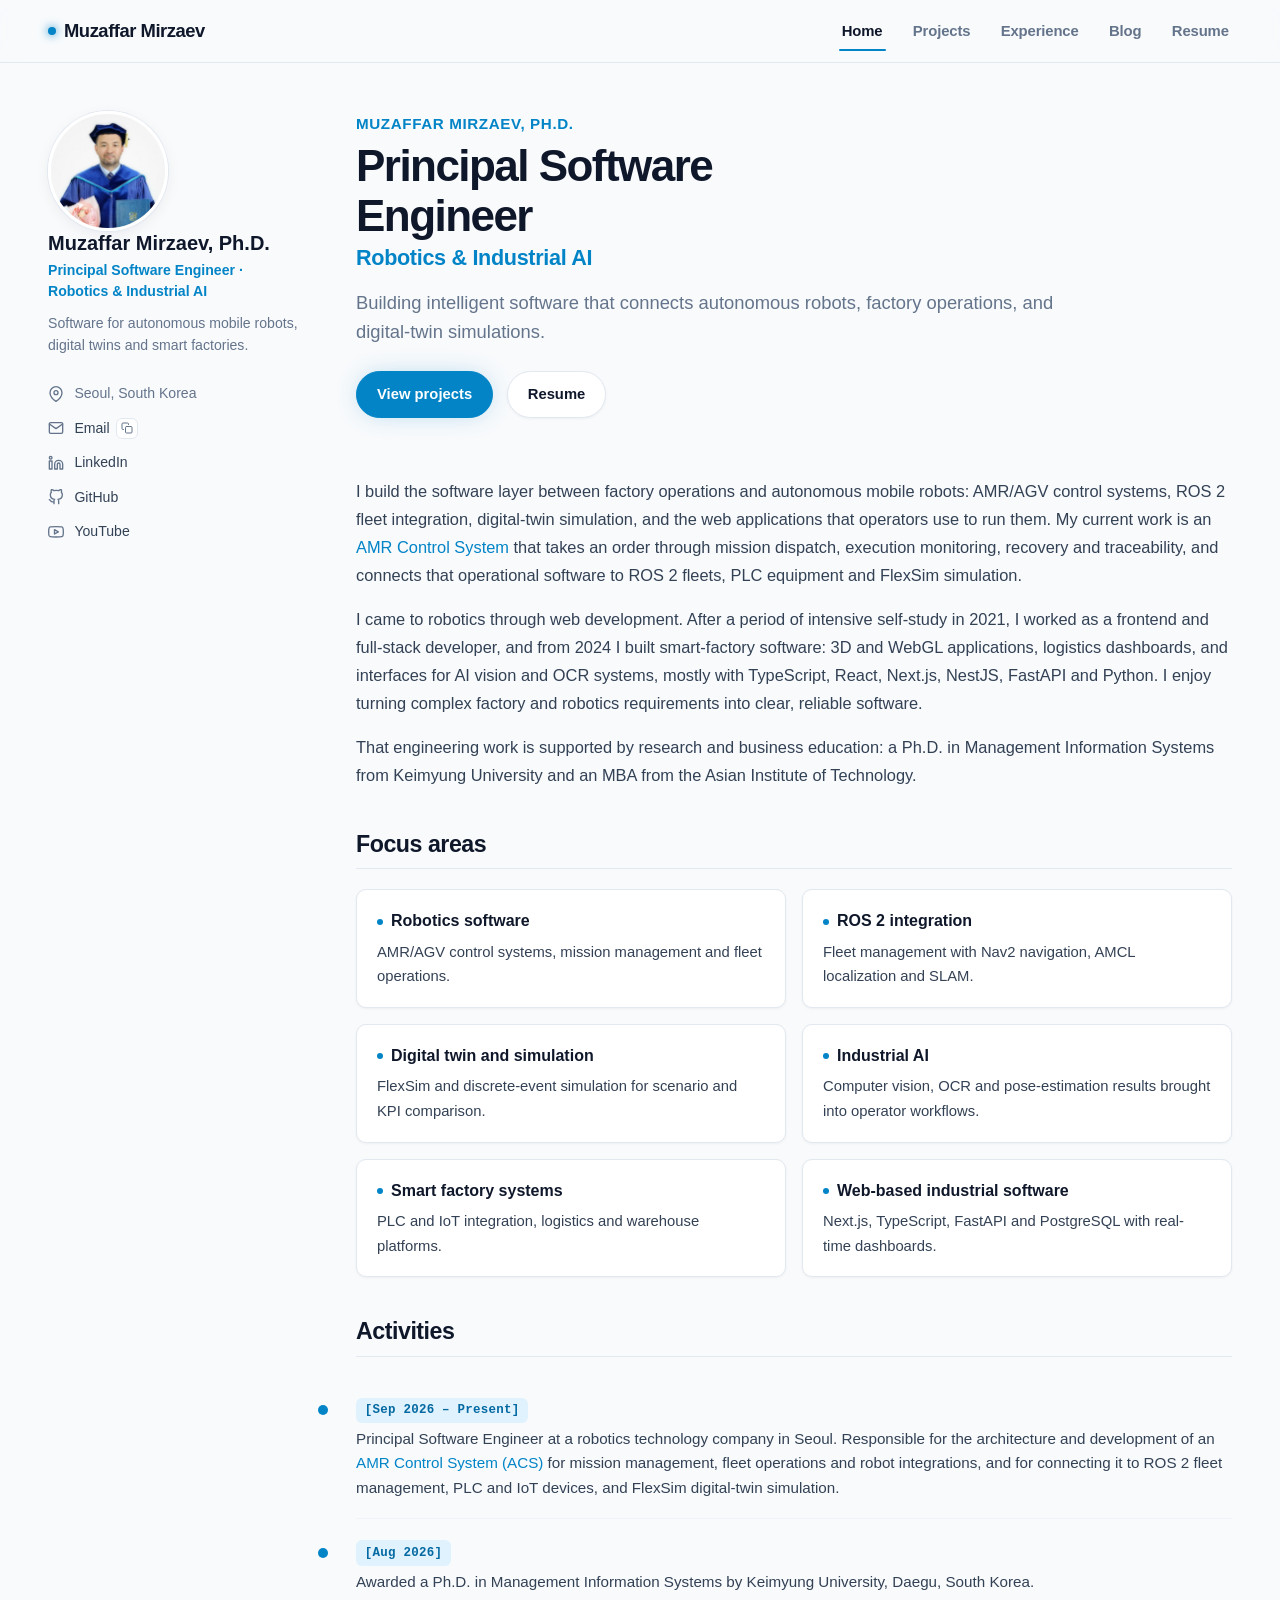
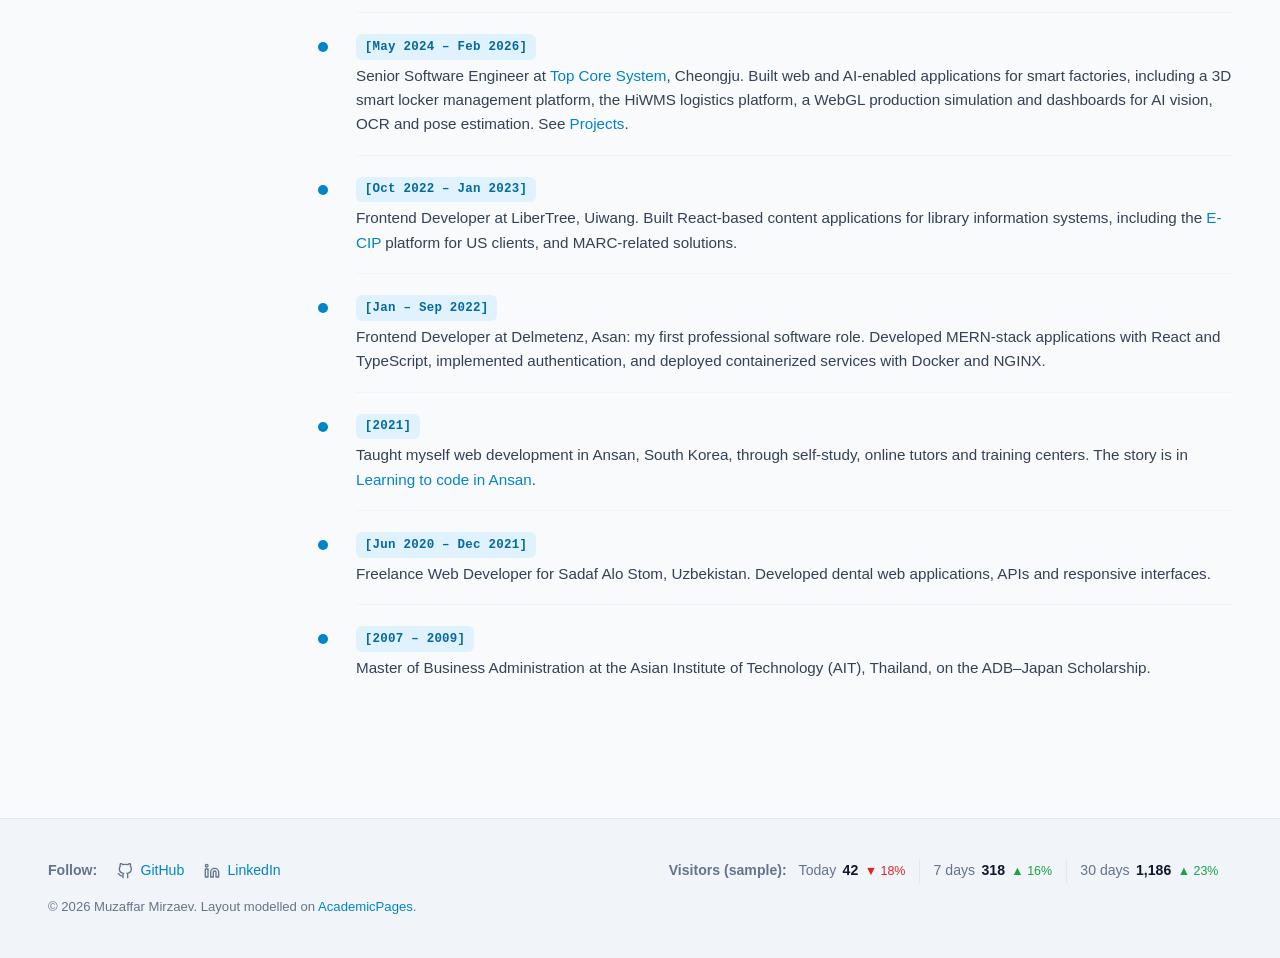
<file: index.html>
<!doctype html>
<html lang="en">
  <head>
    <meta charset="utf-8">
    <meta name="viewport" content="width=device-width, initial-scale=1">
    <title>Muzaffar Mirzaev · Principal Software Engineer, Robotics &amp; Industrial AI</title>
    <meta name="description" content="Muzaffar Mirzaev, Ph.D. Principal Software Engineer building software for autonomous mobile robots, factory operations and digital-twin simulation.">
    <meta name="author" content="Muzaffar Mirzaev">
    <script type="application/ld+json">
    {
      "@context": "https://schema.org",
      "@type": "Person",
      "name": "Muzaffar Mirzaev",
      "honorificSuffix": "Ph.D.",
      "jobTitle": "Principal Software Engineer",
      "description": "Principal Software Engineer working on robotics and industrial AI: AMR control systems, ROS 2, digital twins and smart-factory software.",
      "url": "https://mmp17.github.io/portfolio/",
      "image": "https://mmp17.github.io/portfolio/images/avatar.jpg",
      "address": {
        "@type": "PostalAddress",
        "addressLocality": "Seoul",
        "addressCountry": "KR"
      },
      "alumniOf": [
        {
          "@type": "CollegeOrUniversity",
          "name": "Keimyung University"
        },
        {
          "@type": "CollegeOrUniversity",
          "name": "Asian Institute of Technology"
        }
      ],
      "knowsAbout": [
        "Robotics software",
        "Autonomous mobile robots",
        "ROS 2",
        "Fleet management",
        "Digital twin",
        "Simulation",
        "Computer vision",
        "Smart factory",
        "Next.js",
        "FastAPI"
      ],
      "sameAs": [
        "https://www.linkedin.com/in/mirzaevmuzaffar/",
        "https://github.com/mmp17",
        "https://www.youtube.com/@mirzaev_muzaffar"
      ]
    }
    </script>
    <link rel="canonical" href="https://mmp17.github.io/portfolio/">
    <meta property="og:type" content="profile">
    <meta property="og:site_name" content="Muzaffar Mirzaev">
    <meta property="og:title" content="Muzaffar Mirzaev · Principal Software Engineer, Robotics &amp; Industrial AI">
    <meta property="og:description" content="Muzaffar Mirzaev, Ph.D. Principal Software Engineer building software for autonomous mobile robots, factory operations and digital-twin simulation.">
    <meta property="og:url" content="https://mmp17.github.io/portfolio/">
    <meta property="og:image" content="https://mmp17.github.io/portfolio/images/avatar.jpg">
    <meta property="og:image:alt" content="Portrait of Muzaffar Mirzaev">
    <meta name="twitter:card" content="summary">
    <meta name="theme-color" content="#fafafa">
    <link rel="icon" href="images/favicon.png" type="image/png">
    <link rel="apple-touch-icon" href="images/favicon.png">
    <link rel="preconnect" href="https://fonts.googleapis.com">
    <link rel="preconnect" href="https://fonts.gstatic.com" crossorigin>
    <link rel="stylesheet" href="https://fonts.googleapis.com/css2?family=Geist:wght@400;500;600&family=Geist+Mono:wght@400&display=swap">
    <link rel="stylesheet" href="assets/css/style.css">
    <script>document.documentElement.className = 'js';</script>
  </head>
  <body>
    <a class="skip-link" href="#main">Skip to content</a>
    <header class="masthead">
      <div class="masthead__inner">
        <a class="masthead__brand" href="index.html">Muzaffar Mirzaev</a>
        <button class="nav-toggle" type="button" aria-label="Toggle navigation menu" aria-expanded="false" aria-controls="site-nav"><span></span></button>
        <nav class="site-nav" id="site-nav" aria-label="Main">
          <ul>
            <li><a href="index.html" aria-current="page">Home</a></li>
            <li><a href="projects/index.html">Projects</a></li>
            <li><a href="experience/index.html">Experience</a></li>
            <li><a href="blog/index.html">Blog</a></li>
            <li><a href="resume/index.html">Resume</a></li>
          </ul>
        </nav>
      </div>
    </header>

    <div class="main">
      <aside class="sidebar" aria-label="About the author">
        <img class="author__avatar" src="images/avatar.jpg" alt="Muzaffar Mirzaev" width="460" height="460">
        <div class="author__content">
          <p class="author__name">Muzaffar Mirzaev, Ph.D.</p>
          <p class="author__title">Principal Software Engineer · Robotics &amp; Industrial AI</p>
          <p class="author__bio">Software for autonomous mobile robots, digital twins and smart factories.</p>
        </div>
        <div class="author__links">
          <button class="author__follow" type="button" aria-expanded="false" aria-controls="author-urls">Follow</button>
          <ul class="author__urls" id="author-urls">
            <li><svg class="icon" viewBox="0 0 24 24" aria-hidden="true"><path d="M21 10c0 7-9 13-9 13S3 17 3 10a9 9 0 0 1 18 0z"/><circle cx="12" cy="10" r="3"/></svg> Seoul, South Korea</li>
            <li><svg class="icon" viewBox="0 0 24 24" aria-hidden="true"><path d="M4 4h16c1.1 0 2 .9 2 2v12c0 1.1-.9 2-2 2H4c-1.1 0-2-.9-2-2V6c0-1.1.9-2 2-2z"/><polyline points="22,6 12,13 2,6"/></svg> <span class="js-email" data-user="mirzaevmuzaffar" data-domain="gmail.com">Email</span></li>
            <li><svg class="icon" viewBox="0 0 24 24" aria-hidden="true"><path d="M16 8a6 6 0 0 1 6 6v7h-4v-7a2 2 0 0 0-2-2 2 2 0 0 0-2 2v7h-4v-7a6 6 0 0 1 6-6z"/><rect x="2" y="9" width="4" height="12"/><circle cx="4" cy="4" r="2"/></svg> <a href="https://www.linkedin.com/in/mirzaevmuzaffar/">LinkedIn</a></li>
            <li><svg class="icon" viewBox="0 0 24 24" aria-hidden="true"><path d="M9 19c-5 1.5-5-2.5-7-3m14 6v-3.87a3.37 3.37 0 0 0-.94-2.61c3.14-.35 6.44-1.54 6.44-7A5.44 5.44 0 0 0 20 4.77 5.07 5.07 0 0 0 19.91 1S18.73.65 16 2.48a13.38 13.38 0 0 0-7 0C6.27.65 5.09 1 5.09 1A5.07 5.07 0 0 0 5 4.77a5.44 5.44 0 0 0-1.5 3.78c0 5.42 3.3 6.61 6.44 7A3.37 3.37 0 0 0 9 18.13V22"/></svg> <a href="https://github.com/mmp17">GitHub</a></li>
            <li><svg class="icon" viewBox="0 0 24 24" aria-hidden="true"><path d="M22.54 6.42a2.78 2.78 0 0 0-1.94-2C18.88 4 12 4 12 4s-6.88 0-8.6.46a2.78 2.78 0 0 0-1.94 2A29 29 0 0 0 1 11.75a29 29 0 0 0 .46 5.33A2.78 2.78 0 0 0 3.4 19c1.72.46 8.6.46 8.6.46s6.88 0 8.6-.46a2.78 2.78 0 0 0 1.94-2 29 29 0 0 0 .46-5.25 29 29 0 0 0-.46-5.33z"/><polygon points="9.75 15.02 15.5 11.75 9.75 8.48 9.75 15.02"/></svg> <a href="https://www.youtube.com/@mirzaev_muzaffar">YouTube</a></li>
          </ul>
        </div>
      </aside>

      <main class="content" id="main">
        <div class="hero">
          <p class="hero__name">Muzaffar Mirzaev, Ph.D.</p>
          <h1>Principal Software Engineer <span class="hero__focus">Robotics &amp; Industrial AI</span></h1>
          <p class="hero__lead">Building intelligent software that connects autonomous robots, factory operations, and digital-twin simulations.</p>
          <p class="actions">
            <a class="button button--primary" href="projects/index.html">View projects</a>
            <a class="button" href="resume/index.html">Resume</a>
          </p>
        </div>
        <div class="intro">
          <p>I build the software layer between factory operations and autonomous mobile robots: AMR/AGV control systems, ROS 2 fleet integration, digital-twin simulation, and the web applications that operators use to run them. My current work is an <a href="projects/index.html#acs">AMR Control System</a> that takes an order through mission dispatch, execution monitoring, recovery and traceability, and connects that operational software to ROS 2 fleets, PLC equipment and FlexSim simulation.</p>
          <p>I came to robotics through web development. After a period of intensive self-study in 2021, I worked as a frontend and full-stack developer, and from 2024 I built smart-factory software: 3D and WebGL applications, logistics dashboards, and interfaces for AI vision and OCR systems, mostly with TypeScript, React, Next.js, NestJS, FastAPI and Python. I enjoy turning complex factory and robotics requirements into clear, reliable software.</p>
          <p>That engineering work is supported by research and business education: a Ph.D. in Management Information Systems from Keimyung University and an MBA from the Asian Institute of Technology.</p>
        </div>
        <h2 id="focus">Focus areas</h2>
        <hr>
        <ul class="focus-list">
          <li><strong>Robotics software</strong>AMR/AGV control systems, mission management and fleet operations.</li>
          <li><strong>ROS 2 integration</strong>Fleet management with Nav2 navigation, AMCL localization and SLAM.</li>
          <li><strong>Digital twin and simulation</strong>FlexSim and discrete-event simulation for scenario and KPI comparison.</li>
          <li><strong>Industrial AI</strong>Computer vision, OCR and pose-estimation results brought into operator workflows.</li>
          <li><strong>Smart factory systems</strong>PLC and IoT integration, logistics and warehouse platforms.</li>
          <li><strong>Web-based industrial software</strong>Next.js, TypeScript, FastAPI and PostgreSQL with real-time dashboards.</li>
        </ul>
        <h2 id="activities">Activities</h2>
        <hr>
        <ul class="content-list">
          <li><span class="activity-date">[Sep 2026 – Present]</span><span class="activity-body">Principal Software Engineer at a robotics technology company in Seoul. Responsible for the architecture and development of an <a href="projects/index.html#acs">AMR Control System (ACS)</a> for mission management, fleet operations and robot integrations, and for connecting it to ROS 2 fleet management, PLC and IoT devices, and FlexSim digital-twin simulation.</span></li>
          <li><span class="activity-date">[Aug 2026]</span><span class="activity-body">Awarded a Ph.D. in Management Information Systems by Keimyung University, Daegu, South Korea.</span></li>
          <li><span class="activity-date">[May 2024 – Feb 2026]</span><span class="activity-body">Senior Software Engineer at <a href="https://topcore.co.kr/">Top Core System</a>, Cheongju. Built web and AI-enabled applications for smart factories, including a 3D smart locker management platform, the HiWMS logistics platform, a WebGL production simulation and dashboards for AI vision, OCR and pose estimation. See <a href="projects/index.html#smart-factory">Projects</a>.</span></li>
          <li><span class="activity-date">[Oct 2022 – Jan 2023]</span><span class="activity-body">Frontend Developer at LiberTree, Uiwang. Built React-based content applications for library information systems, including the <a href="https://ecipusa.com/">E-CIP</a> platform for US clients, and MARC-related solutions.</span></li>
          <li><span class="activity-date">[Jan – Sep 2022]</span><span class="activity-body">Frontend Developer at Delmetenz, Asan: my first professional software role. Developed MERN-stack applications with React and TypeScript, implemented authentication, and deployed containerized services with Docker and NGINX.</span></li>
          <li><span class="activity-date">[2021]</span><span class="activity-body">Taught myself web development in Ansan, South Korea, through self-study, online tutors and training centers. The story is in <a href="blog/index.html#ansan-2021">Learning to code in Ansan</a>.</span></li>
          <li><span class="activity-date">[Jun 2020 – Dec 2021]</span><span class="activity-body">Freelance Web Developer for Sadaf Alo Stom, Uzbekistan. Developed dental web applications, APIs and responsive interfaces.</span></li>
          <li><span class="activity-date">[2007 – 2009]</span><span class="activity-body">Master of Business Administration at the Asian Institute of Technology (AIT), Thailand, on the ADB–Japan Scholarship.</span></li>
        </ul>
      </main>
    </div>

    <footer class="page-footer">
      <ul>
        <li><strong>Follow:</strong></li>
        <li><svg class="icon" viewBox="0 0 24 24" aria-hidden="true"><path d="M9 19c-5 1.5-5-2.5-7-3m14 6v-3.87a3.37 3.37 0 0 0-.94-2.61c3.14-.35 6.44-1.54 6.44-7A5.44 5.44 0 0 0 20 4.77 5.07 5.07 0 0 0 19.91 1S18.73.65 16 2.48a13.38 13.38 0 0 0-7 0C6.27.65 5.09 1 5.09 1A5.07 5.07 0 0 0 5 4.77a5.44 5.44 0 0 0-1.5 3.78c0 5.42 3.3 6.61 6.44 7A3.37 3.37 0 0 0 9 18.13V22"/></svg> <a href="https://github.com/mmp17">GitHub</a></li>
        <li><svg class="icon" viewBox="0 0 24 24" aria-hidden="true"><path d="M16 8a6 6 0 0 1 6 6v7h-4v-7a2 2 0 0 0-2-2 2 2 0 0 0-2 2v7h-4v-7a6 6 0 0 1 6-6z"/><rect x="2" y="9" width="4" height="12"/><circle cx="4" cy="4" r="2"/></svg> <a href="https://www.linkedin.com/in/mirzaevmuzaffar/">LinkedIn</a></li>
      </ul>
      <p>&copy; 2026 Muzaffar Mirzaev. Layout modelled on <a href="https://github.com/academicpages/academicpages.github.io">AcademicPages</a>.</p>
    </footer>

    <script src="assets/js/site.js"></script>
  </body>
</html>
</file>
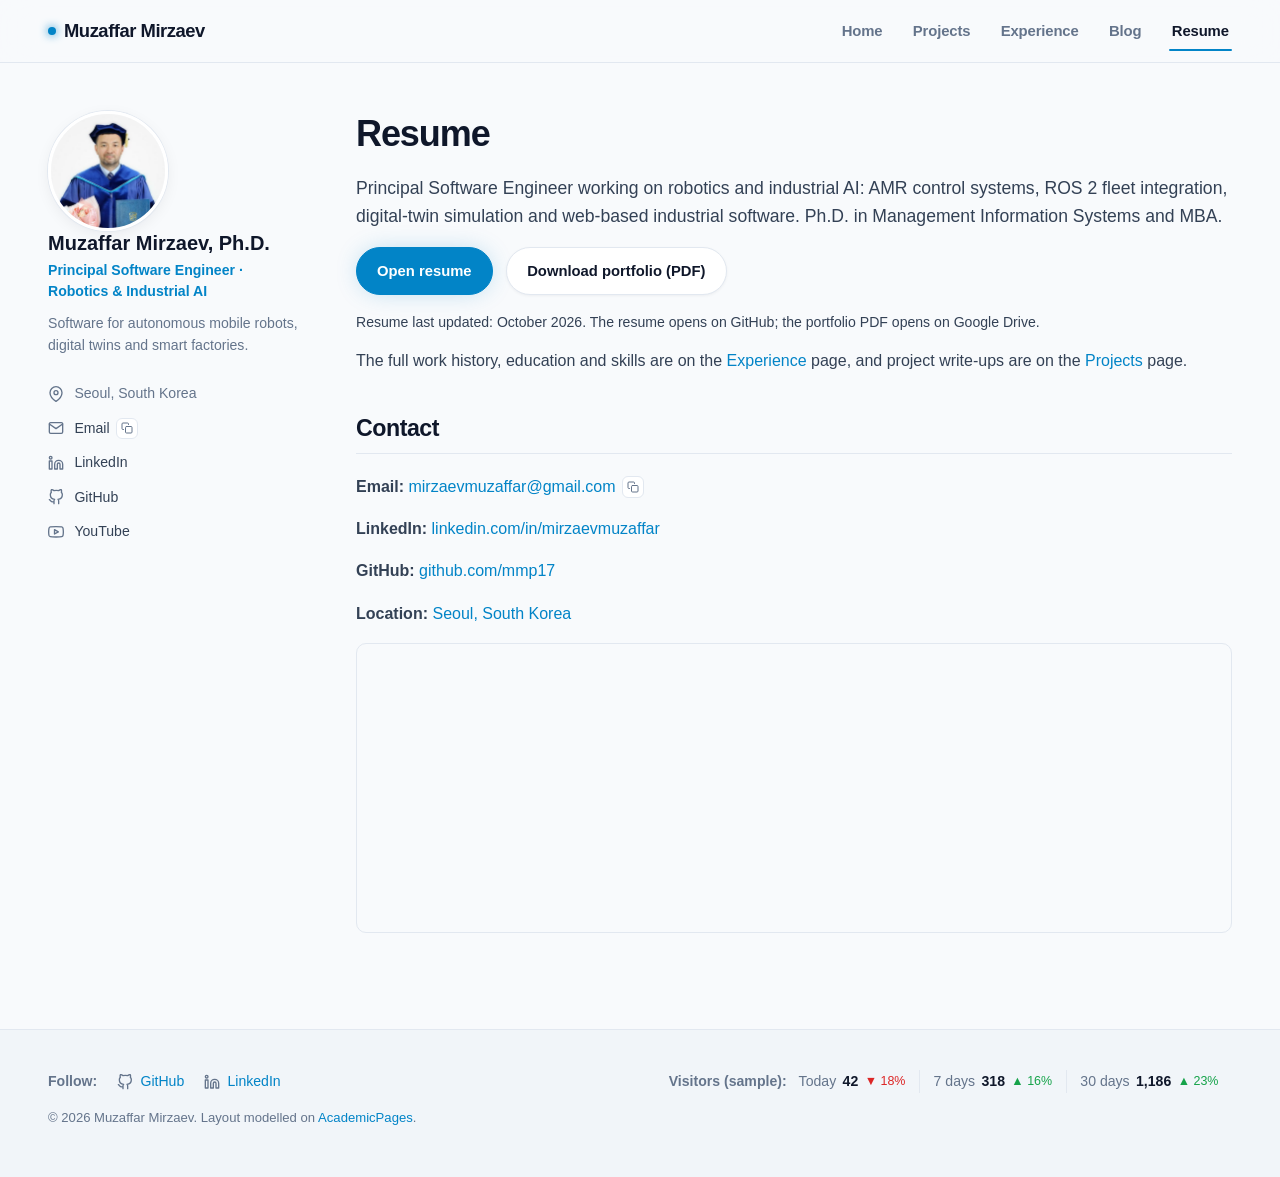
<file: cv/index.html>
<!doctype html>
<html lang="en">
  <head>
    <meta charset="utf-8">
    <title>Resume · Muzaffar Mirzaev</title>
    <meta name="robots" content="noindex">
    <link rel="canonical" href="https://mmp17.github.io/portfolio/resume/">
    <meta http-equiv="refresh" content="0; url=../resume/index.html">
  </head>
  <body>
    <p>This page has moved to <a href="../resume/index.html">Resume</a>.</p>
  </body>
</html>
</file>
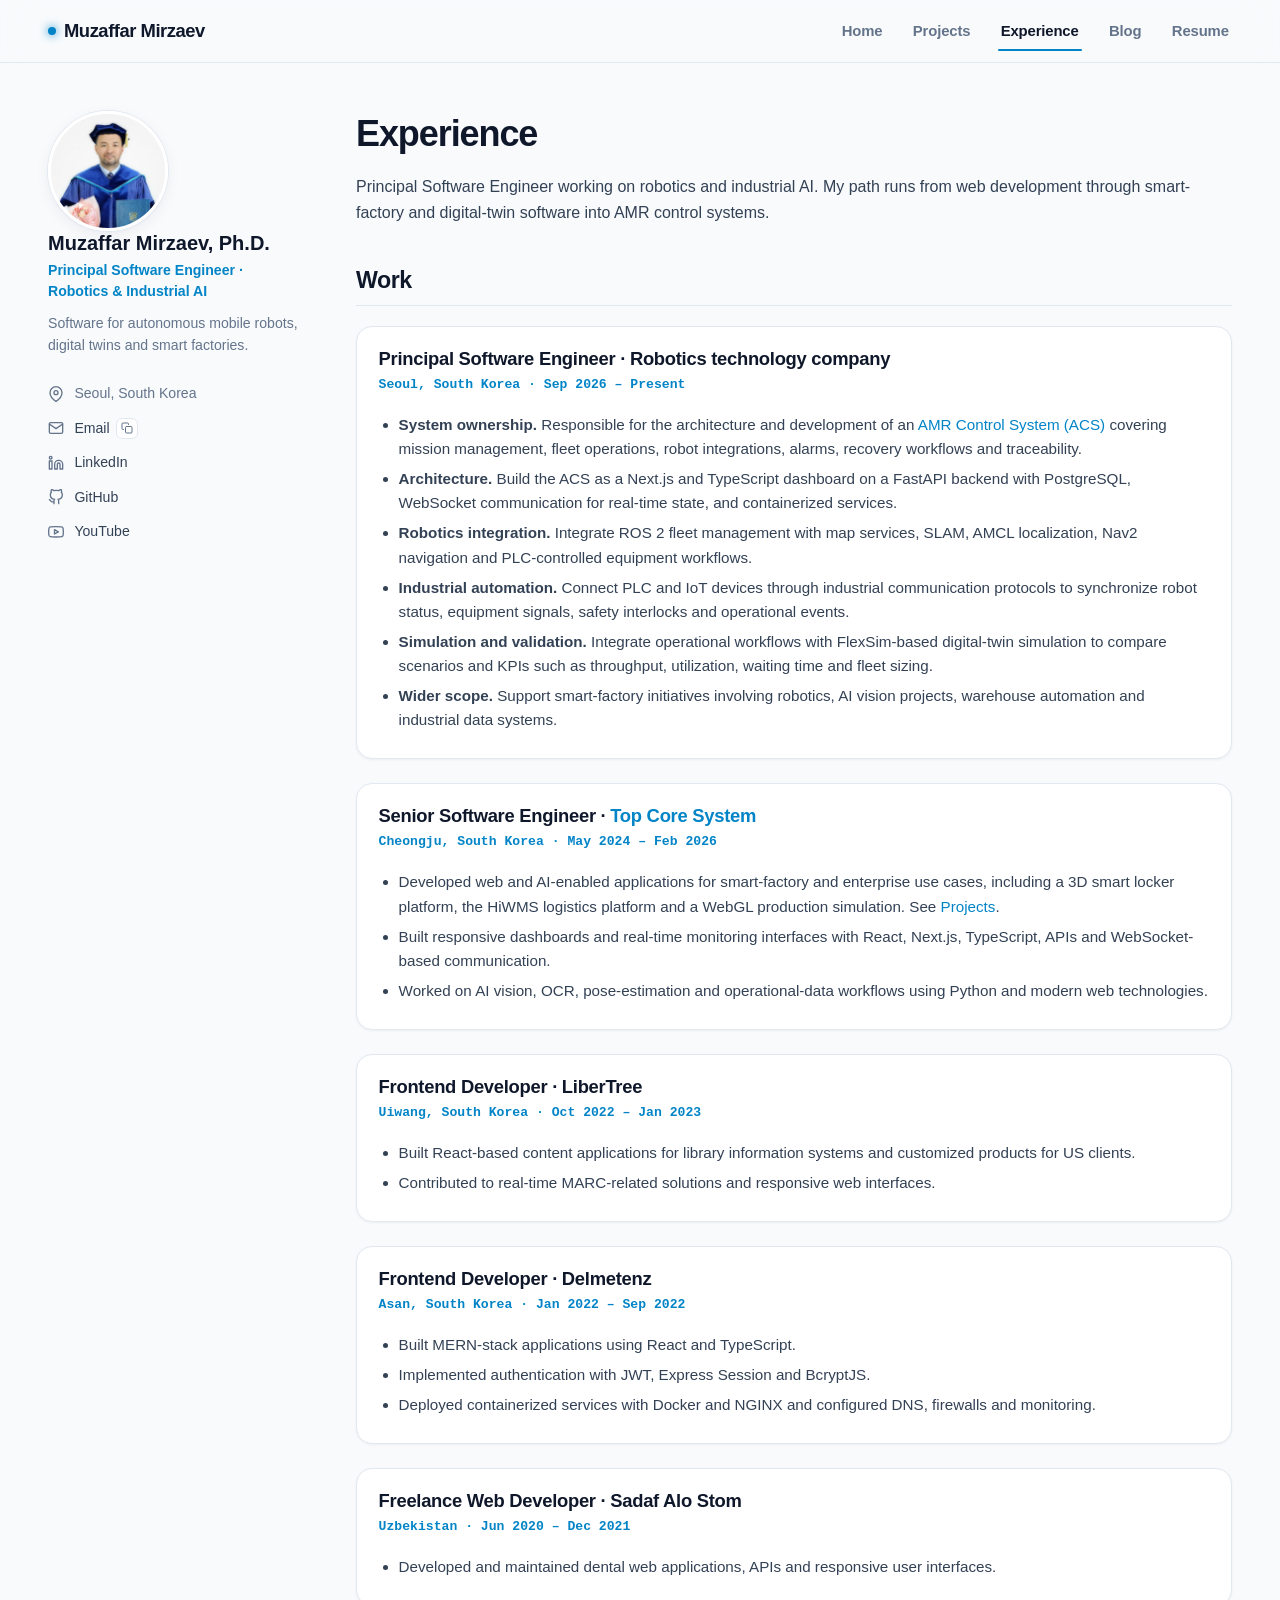
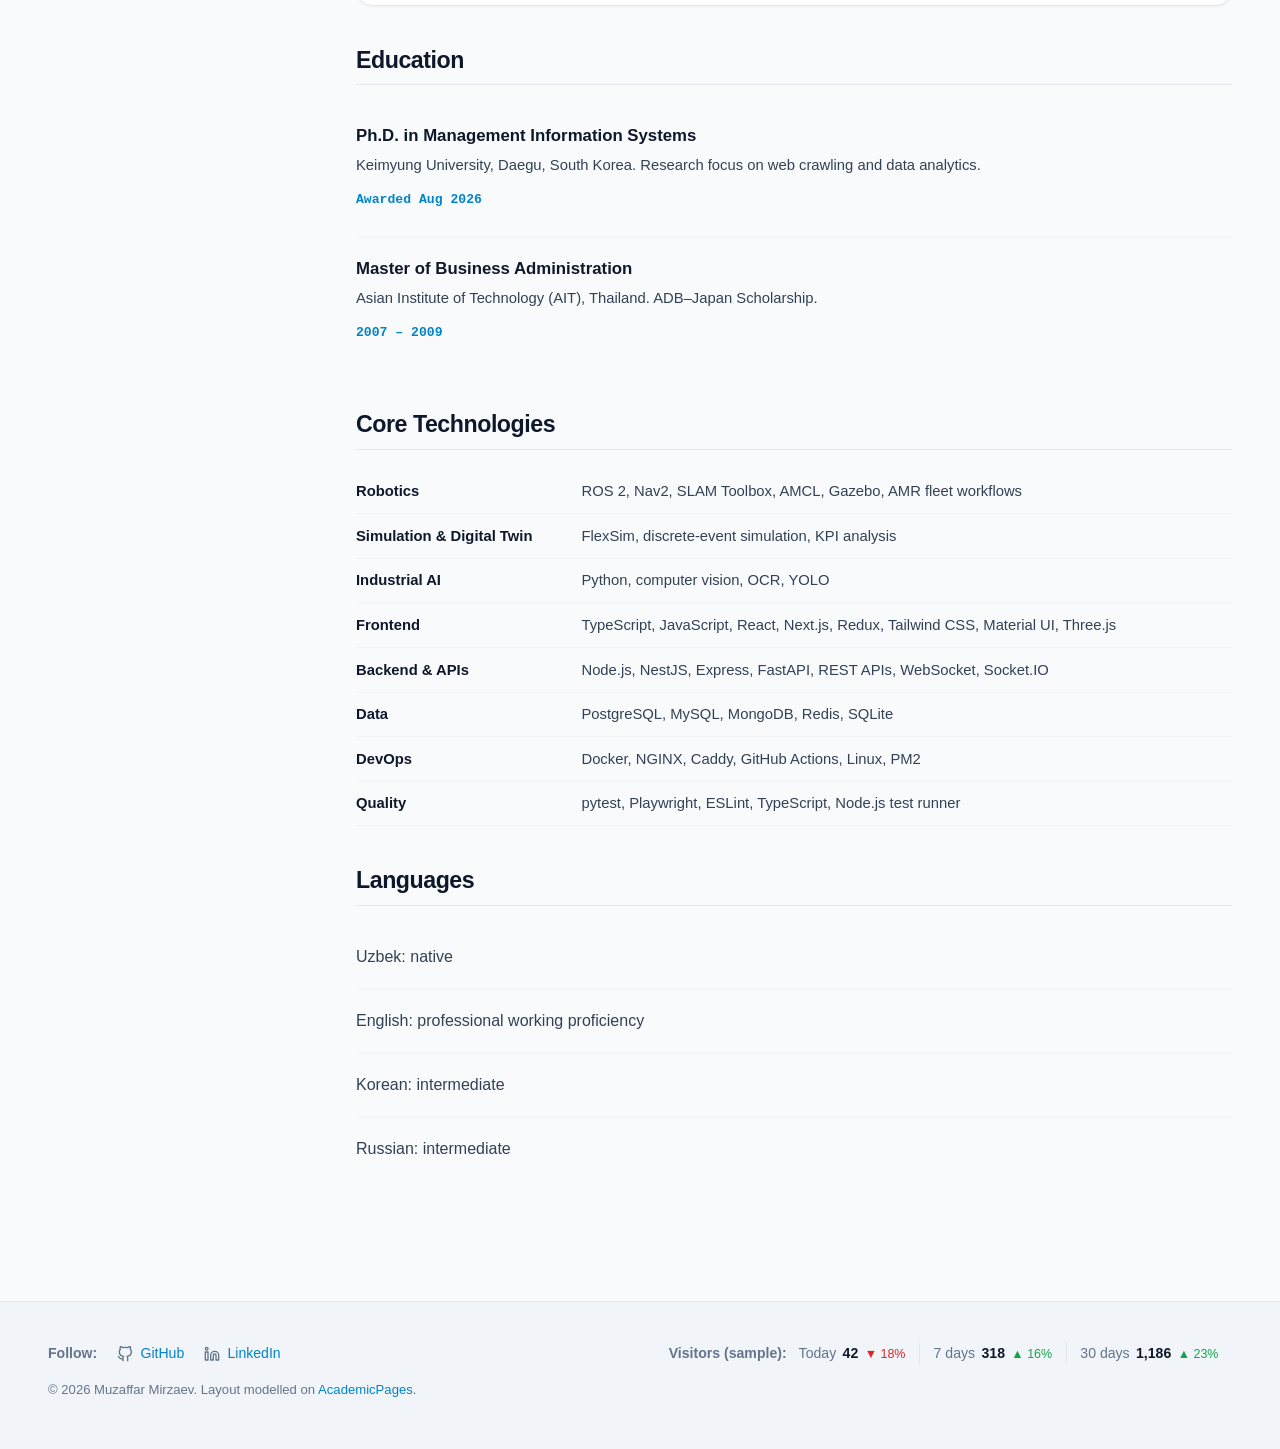
<file: experience/index.html>
<!doctype html>
<html lang="en">
  <head>
    <meta charset="utf-8">
    <meta name="viewport" content="width=device-width, initial-scale=1">
    <title>Experience · Muzaffar Mirzaev</title>
    <meta name="description" content="Work experience, education and core technologies of Muzaffar Mirzaev, Principal Software Engineer in robotics and industrial AI.">
    <meta name="author" content="Muzaffar Mirzaev">
    <link rel="canonical" href="https://mmp17.github.io/portfolio/experience/">
    <meta property="og:type" content="website">
    <meta property="og:site_name" content="Muzaffar Mirzaev">
    <meta property="og:title" content="Experience · Muzaffar Mirzaev">
    <meta property="og:description" content="Work experience, education and core technologies of Muzaffar Mirzaev, Principal Software Engineer in robotics and industrial AI.">
    <meta property="og:url" content="https://mmp17.github.io/portfolio/experience/">
    <meta property="og:image" content="https://mmp17.github.io/portfolio/images/avatar.jpg">
    <meta property="og:image:alt" content="Portrait of Muzaffar Mirzaev">
    <meta name="twitter:card" content="summary">
    <meta name="theme-color" content="#fafafa">
    <link rel="icon" href="../images/favicon.png" type="image/png">
    <link rel="apple-touch-icon" href="../images/favicon.png">
    <link rel="preconnect" href="https://fonts.googleapis.com">
    <link rel="preconnect" href="https://fonts.gstatic.com" crossorigin>
    <link rel="stylesheet" href="https://fonts.googleapis.com/css2?family=Geist:wght@400;500;600&family=Geist+Mono:wght@400&display=swap">
    <link rel="stylesheet" href="../assets/css/style.css">
    <script>document.documentElement.className = 'js';</script>
  </head>
  <body>
    <a class="skip-link" href="#main">Skip to content</a>
    <header class="masthead">
      <div class="masthead__inner">
        <a class="masthead__brand" href="../index.html">Muzaffar Mirzaev</a>
        <button class="nav-toggle" type="button" aria-label="Toggle navigation menu" aria-expanded="false" aria-controls="site-nav"><span></span></button>
        <nav class="site-nav" id="site-nav" aria-label="Main">
          <ul>
            <li><a href="../index.html">Home</a></li>
            <li><a href="../projects/index.html">Projects</a></li>
            <li><a href="../experience/index.html" aria-current="page">Experience</a></li>
            <li><a href="../blog/index.html">Blog</a></li>
            <li><a href="../resume/index.html">Resume</a></li>
          </ul>
        </nav>
      </div>
    </header>

    <div class="main">
      <aside class="sidebar" aria-label="About the author">
        <img class="author__avatar" src="../images/avatar.jpg" alt="Muzaffar Mirzaev" width="460" height="460">
        <div class="author__content">
          <p class="author__name">Muzaffar Mirzaev, Ph.D.</p>
          <p class="author__title">Principal Software Engineer · Robotics &amp; Industrial AI</p>
          <p class="author__bio">Software for autonomous mobile robots, digital twins and smart factories.</p>
        </div>
        <div class="author__links">
          <button class="author__follow" type="button" aria-expanded="false" aria-controls="author-urls">Follow</button>
          <ul class="author__urls" id="author-urls">
            <li><svg class="icon" viewBox="0 0 24 24" aria-hidden="true"><path d="M21 10c0 7-9 13-9 13S3 17 3 10a9 9 0 0 1 18 0z"/><circle cx="12" cy="10" r="3"/></svg> Seoul, South Korea</li>
            <li><svg class="icon" viewBox="0 0 24 24" aria-hidden="true"><path d="M4 4h16c1.1 0 2 .9 2 2v12c0 1.1-.9 2-2 2H4c-1.1 0-2-.9-2-2V6c0-1.1.9-2 2-2z"/><polyline points="22,6 12,13 2,6"/></svg> <span class="js-email" data-user="mirzaevmuzaffar" data-domain="gmail.com">Email</span></li>
            <li><svg class="icon" viewBox="0 0 24 24" aria-hidden="true"><path d="M16 8a6 6 0 0 1 6 6v7h-4v-7a2 2 0 0 0-2-2 2 2 0 0 0-2 2v7h-4v-7a6 6 0 0 1 6-6z"/><rect x="2" y="9" width="4" height="12"/><circle cx="4" cy="4" r="2"/></svg> <a href="https://www.linkedin.com/in/mirzaevmuzaffar/">LinkedIn</a></li>
            <li><svg class="icon" viewBox="0 0 24 24" aria-hidden="true"><path d="M9 19c-5 1.5-5-2.5-7-3m14 6v-3.87a3.37 3.37 0 0 0-.94-2.61c3.14-.35 6.44-1.54 6.44-7A5.44 5.44 0 0 0 20 4.77 5.07 5.07 0 0 0 19.91 1S18.73.65 16 2.48a13.38 13.38 0 0 0-7 0C6.27.65 5.09 1 5.09 1A5.07 5.07 0 0 0 5 4.77a5.44 5.44 0 0 0-1.5 3.78c0 5.42 3.3 6.61 6.44 7A3.37 3.37 0 0 0 9 18.13V22"/></svg> <a href="https://github.com/mmp17">GitHub</a></li>
            <li><svg class="icon" viewBox="0 0 24 24" aria-hidden="true"><path d="M22.54 6.42a2.78 2.78 0 0 0-1.94-2C18.88 4 12 4 12 4s-6.88 0-8.6.46a2.78 2.78 0 0 0-1.94 2A29 29 0 0 0 1 11.75a29 29 0 0 0 .46 5.33A2.78 2.78 0 0 0 3.4 19c1.72.46 8.6.46 8.6.46s6.88 0 8.6-.46a2.78 2.78 0 0 0 1.94-2 29 29 0 0 0 .46-5.25 29 29 0 0 0-.46-5.33z"/><polygon points="9.75 15.02 15.5 11.75 9.75 8.48 9.75 15.02"/></svg> <a href="https://www.youtube.com/@mirzaev_muzaffar">YouTube</a></li>
          </ul>
        </div>
      </aside>

      <main class="content" id="main">
        <h1>Experience</h1>
        <p>Principal Software Engineer working on robotics and industrial AI. My path runs from web development through smart-factory and digital-twin software into AMR control systems.</p>
        <h2 id="work">Work</h2>
        <hr>
        <section class="role">
          <h3>Principal Software Engineer · Robotics technology company</h3>
          <span class="role__meta">Seoul, South Korea · Sep 2026 – Present</span>
          <ul>
            <li><strong>System ownership.</strong> Responsible for the architecture and development of an <a href="../projects/index.html#acs">AMR Control System (ACS)</a> covering mission management, fleet operations, robot integrations, alarms, recovery workflows and traceability.</li>
            <li><strong>Architecture.</strong> Build the ACS as a Next.js and TypeScript dashboard on a FastAPI backend with PostgreSQL, WebSocket communication for real-time state, and containerized services.</li>
            <li><strong>Robotics integration.</strong> Integrate ROS 2 fleet management with map services, SLAM, AMCL localization, Nav2 navigation and PLC-controlled equipment workflows.</li>
            <li><strong>Industrial automation.</strong> Connect PLC and IoT devices through industrial communication protocols to synchronize robot status, equipment signals, safety interlocks and operational events.</li>
            <li><strong>Simulation and validation.</strong> Integrate operational workflows with FlexSim-based digital-twin simulation to compare scenarios and KPIs such as throughput, utilization, waiting time and fleet sizing.</li>
            <li><strong>Wider scope.</strong> Support smart-factory initiatives involving robotics, AI vision projects, warehouse automation and industrial data systems.</li>
          </ul>
        </section>
        <section class="role">
          <h3>Senior Software Engineer · <a href="https://topcore.co.kr/">Top Core System</a></h3>
          <span class="role__meta">Cheongju, South Korea · May 2024 – Feb 2026</span>
          <ul>
            <li>Developed web and AI-enabled applications for smart-factory and enterprise use cases, including a 3D smart locker platform, the HiWMS logistics platform and a WebGL production simulation. See <a href="../projects/index.html#smart-factory">Projects</a>.</li>
            <li>Built responsive dashboards and real-time monitoring interfaces with React, Next.js, TypeScript, APIs and WebSocket-based communication.</li>
            <li>Worked on AI vision, OCR, pose-estimation and operational-data workflows using Python and modern web technologies.</li>
          </ul>
        </section>
        <section class="role">
          <h3>Frontend Developer · LiberTree</h3>
          <span class="role__meta">Uiwang, South Korea · Oct 2022 – Jan 2023</span>
          <ul>
            <li>Built React-based content applications for library information systems and customized products for US clients.</li>
            <li>Contributed to real-time MARC-related solutions and responsive web interfaces.</li>
          </ul>
        </section>
        <section class="role">
          <h3>Frontend Developer · Delmetenz</h3>
          <span class="role__meta">Asan, South Korea · Jan 2022 – Sep 2022</span>
          <ul>
            <li>Built MERN-stack applications using React and TypeScript.</li>
            <li>Implemented authentication with JWT, Express Session and BcryptJS.</li>
            <li>Deployed containerized services with Docker and NGINX and configured DNS, firewalls and monitoring.</li>
          </ul>
        </section>
        <section class="role">
          <h3>Freelance Web Developer · Sadaf Alo Stom</h3>
          <span class="role__meta">Uzbekistan · Jun 2020 – Dec 2021</span>
          <ul>
            <li>Developed and maintained dental web applications, APIs and responsive user interfaces.</li>
          </ul>
        </section>
        <h2 id="education">Education</h2>
        <hr>
        <ul class="content-list">
          <li>
            <strong>Ph.D. in Management Information Systems</strong>
            <span class="item-desc">Keimyung University, Daegu, South Korea. Research focus on web crawling and data analytics.</span>
            <span class="item-meta"><span class="role__meta">Awarded Aug 2026</span></span>
          </li>
          <li>
            <strong>Master of Business Administration</strong>
            <span class="item-desc">Asian Institute of Technology (AIT), Thailand. ADB–Japan Scholarship.</span>
            <span class="item-meta"><span class="role__meta">2007 – 2009</span></span>
          </li>
        </ul>
        <h2 id="technologies">Core Technologies</h2>
        <hr>
        <div class="table-wrap">
          <table class="table">
            <tbody>
              <tr><th scope="row">Robotics</th><td>ROS 2, Nav2, SLAM Toolbox, AMCL, Gazebo, AMR fleet workflows</td></tr>
              <tr><th scope="row">Simulation &amp; Digital Twin</th><td>FlexSim, discrete-event simulation, KPI analysis</td></tr>
              <tr><th scope="row">Industrial AI</th><td>Python, computer vision, OCR, YOLO</td></tr>
              <tr><th scope="row">Frontend</th><td>TypeScript, JavaScript, React, Next.js, Redux, Tailwind CSS, Material UI, Three.js</td></tr>
              <tr><th scope="row">Backend &amp; APIs</th><td>Node.js, NestJS, Express, FastAPI, REST APIs, WebSocket, Socket.IO</td></tr>
              <tr><th scope="row">Data</th><td>PostgreSQL, MySQL, MongoDB, Redis, SQLite</td></tr>
              <tr><th scope="row">DevOps</th><td>Docker, NGINX, Caddy, GitHub Actions, Linux, PM2</td></tr>
              <tr><th scope="row">Quality</th><td>pytest, Playwright, ESLint, TypeScript, Node.js test runner</td></tr>
            </tbody>
          </table>
        </div>
        <h2 id="languages">Languages</h2>
        <hr>
        <ul class="content-list">
          <li>Uzbek: native</li>
          <li>English: professional working proficiency</li>
          <li>Korean: intermediate</li>
          <li>Russian: intermediate</li>
        </ul>
      </main>
    </div>

    <footer class="page-footer">
      <ul>
        <li><strong>Follow:</strong></li>
        <li><svg class="icon" viewBox="0 0 24 24" aria-hidden="true"><path d="M9 19c-5 1.5-5-2.5-7-3m14 6v-3.87a3.37 3.37 0 0 0-.94-2.61c3.14-.35 6.44-1.54 6.44-7A5.44 5.44 0 0 0 20 4.77 5.07 5.07 0 0 0 19.91 1S18.73.65 16 2.48a13.38 13.38 0 0 0-7 0C6.27.65 5.09 1 5.09 1A5.07 5.07 0 0 0 5 4.77a5.44 5.44 0 0 0-1.5 3.78c0 5.42 3.3 6.61 6.44 7A3.37 3.37 0 0 0 9 18.13V22"/></svg> <a href="https://github.com/mmp17">GitHub</a></li>
        <li><svg class="icon" viewBox="0 0 24 24" aria-hidden="true"><path d="M16 8a6 6 0 0 1 6 6v7h-4v-7a2 2 0 0 0-2-2 2 2 0 0 0-2 2v7h-4v-7a6 6 0 0 1 6-6z"/><rect x="2" y="9" width="4" height="12"/><circle cx="4" cy="4" r="2"/></svg> <a href="https://www.linkedin.com/in/mirzaevmuzaffar/">LinkedIn</a></li>
      </ul>
      <p>&copy; 2026 Muzaffar Mirzaev. Layout modelled on <a href="https://github.com/academicpages/academicpages.github.io">AcademicPages</a>.</p>
    </footer>

    <script src="../assets/js/site.js"></script>
  </body>
</html>
</file>
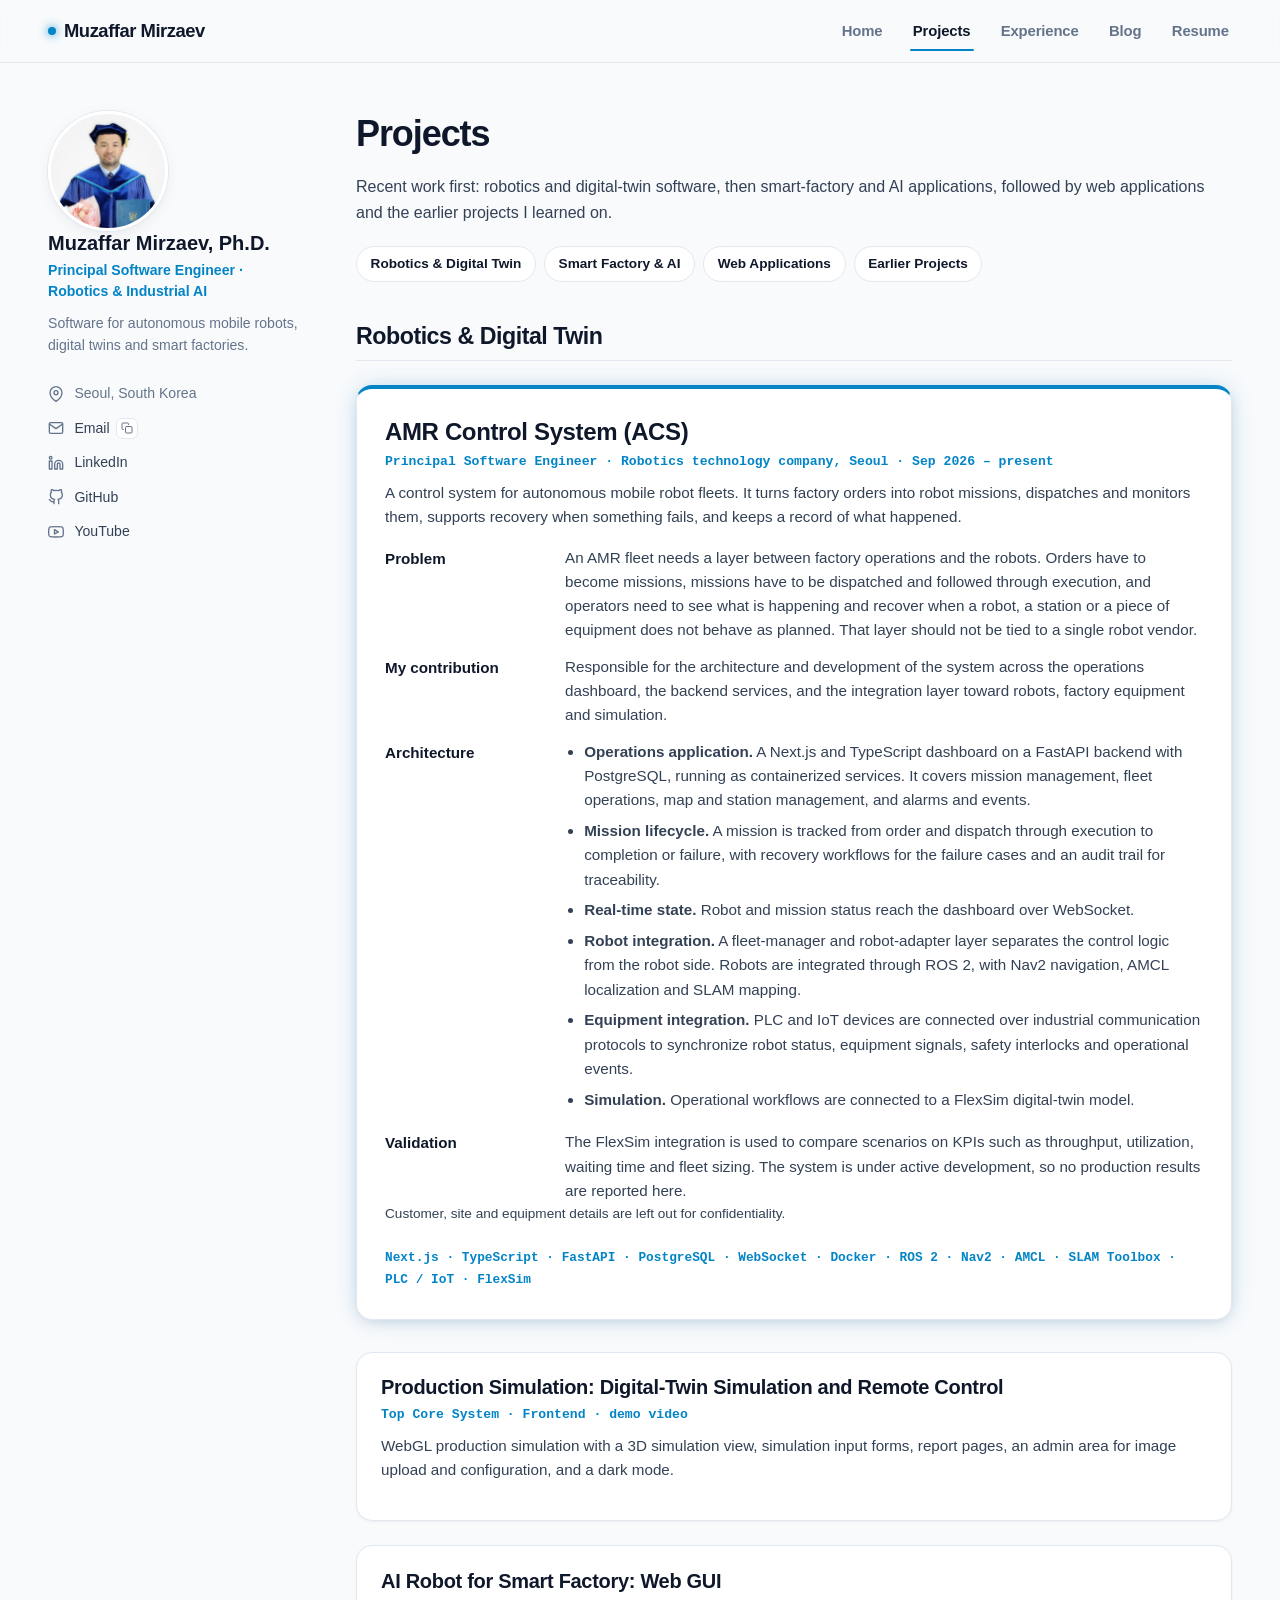
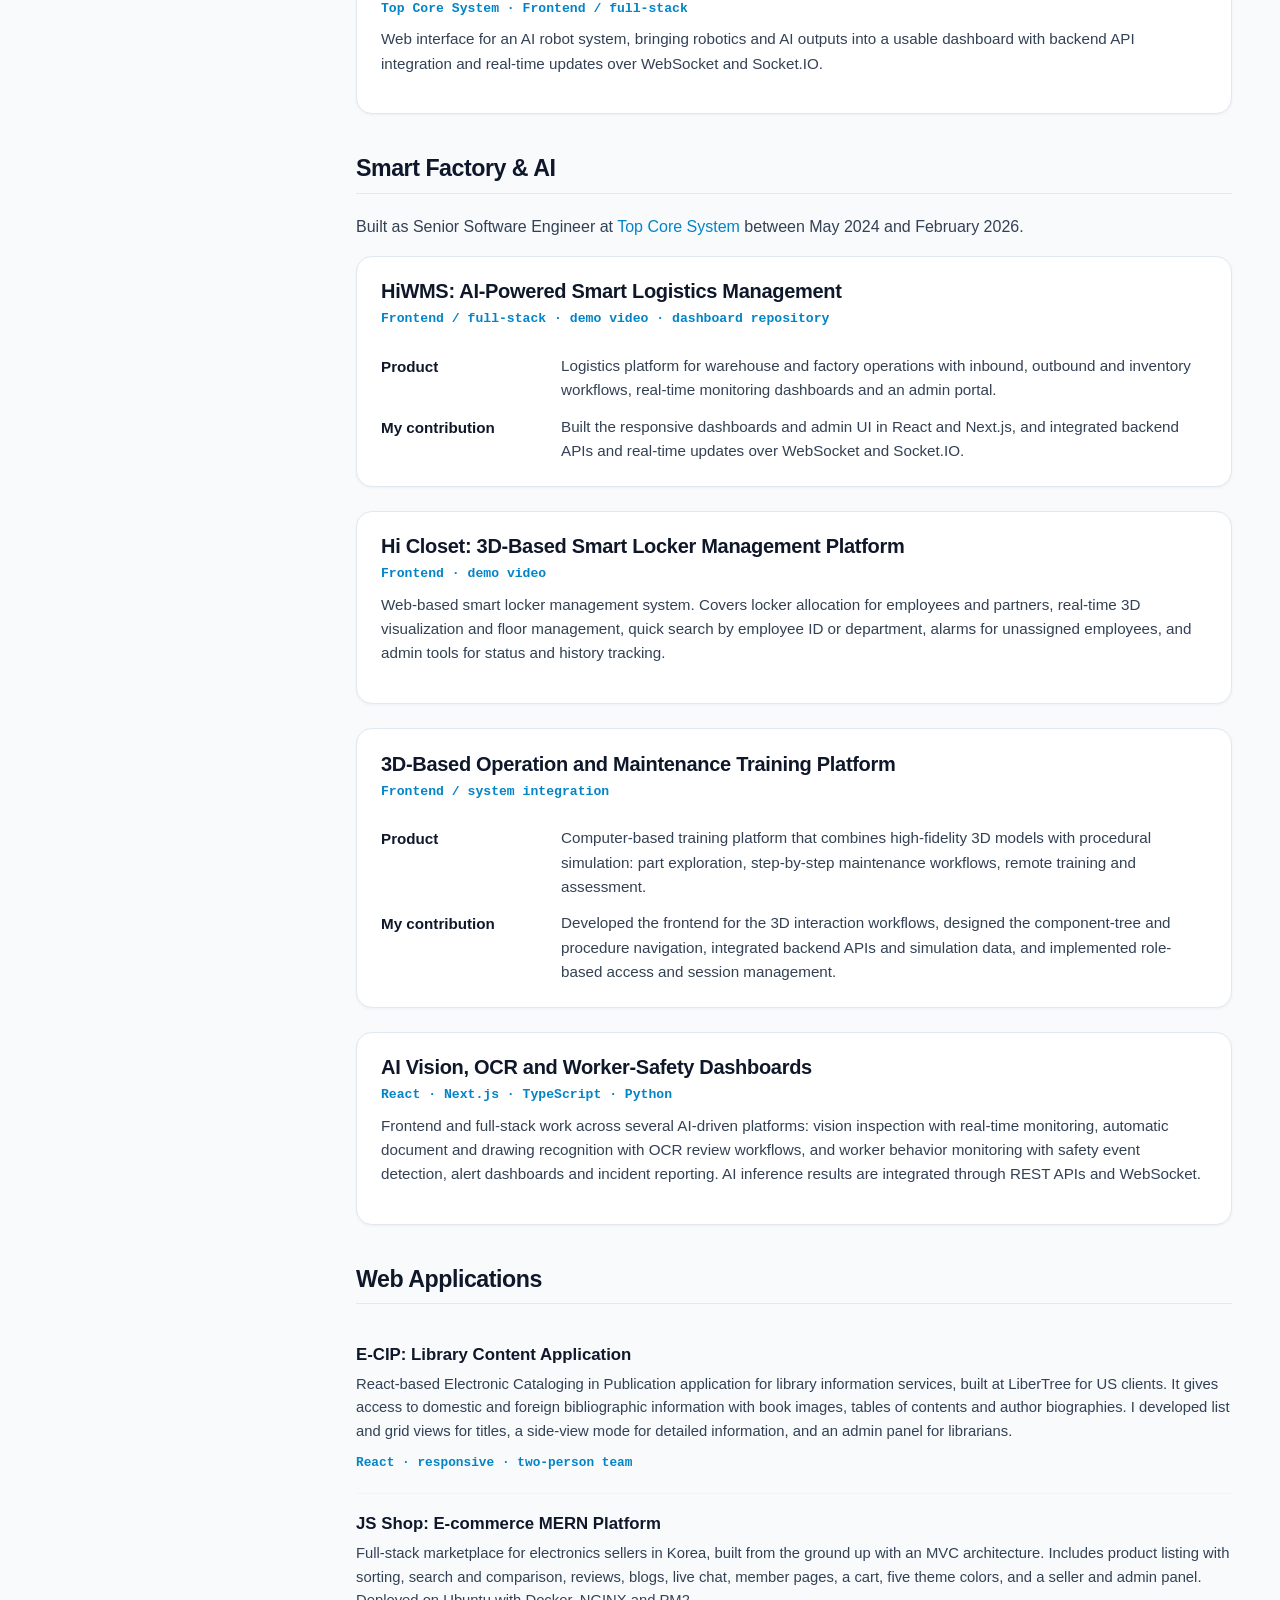
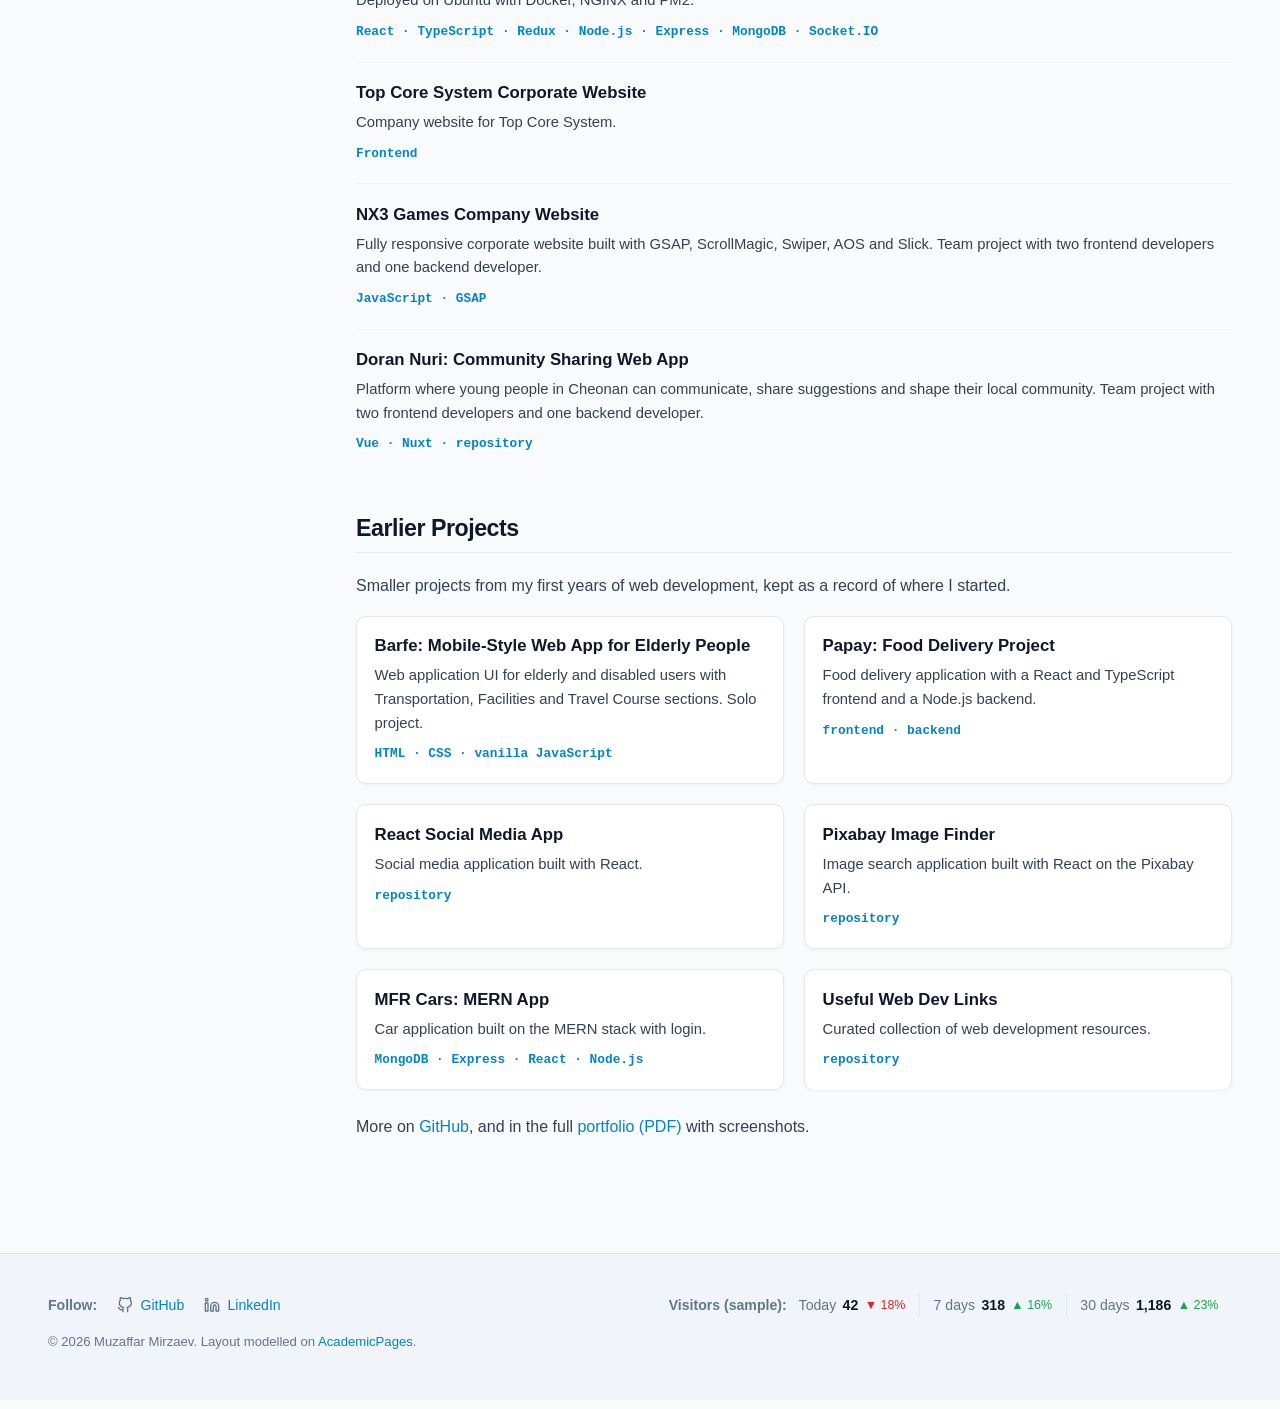
<file: projects/index.html>
<!doctype html>
<html lang="en">
  <head>
    <meta charset="utf-8">
    <meta name="viewport" content="width=device-width, initial-scale=1">
    <title>Projects · Muzaffar Mirzaev</title>
    <meta name="description" content="Projects by Muzaffar Mirzaev: an AMR control system with ROS 2 and FlexSim digital-twin integration, smart-factory and AI applications, and web applications.">
    <meta name="author" content="Muzaffar Mirzaev">
    <link rel="canonical" href="https://mmp17.github.io/portfolio/projects/">
    <meta property="og:type" content="website">
    <meta property="og:site_name" content="Muzaffar Mirzaev">
    <meta property="og:title" content="Projects · Muzaffar Mirzaev">
    <meta property="og:description" content="Projects by Muzaffar Mirzaev: an AMR control system with ROS 2 and FlexSim digital-twin integration, smart-factory and AI applications, and web applications.">
    <meta property="og:url" content="https://mmp17.github.io/portfolio/projects/">
    <meta property="og:image" content="https://mmp17.github.io/portfolio/images/avatar.jpg">
    <meta property="og:image:alt" content="Portrait of Muzaffar Mirzaev">
    <meta name="twitter:card" content="summary">
    <meta name="theme-color" content="#fafafa">
    <link rel="icon" href="../images/favicon.png" type="image/png">
    <link rel="apple-touch-icon" href="../images/favicon.png">
    <link rel="preconnect" href="https://fonts.googleapis.com">
    <link rel="preconnect" href="https://fonts.gstatic.com" crossorigin>
    <link rel="stylesheet" href="https://fonts.googleapis.com/css2?family=Geist:wght@400;500;600&family=Geist+Mono:wght@400&display=swap">
    <link rel="stylesheet" href="../assets/css/style.css">
    <script>document.documentElement.className = 'js';</script>
  </head>
  <body>
    <a class="skip-link" href="#main">Skip to content</a>
    <header class="masthead">
      <div class="masthead__inner">
        <a class="masthead__brand" href="../index.html">Muzaffar Mirzaev</a>
        <button class="nav-toggle" type="button" aria-label="Toggle navigation menu" aria-expanded="false" aria-controls="site-nav"><span></span></button>
        <nav class="site-nav" id="site-nav" aria-label="Main">
          <ul>
            <li><a href="../index.html">Home</a></li>
            <li><a href="../projects/index.html" aria-current="page">Projects</a></li>
            <li><a href="../experience/index.html">Experience</a></li>
            <li><a href="../blog/index.html">Blog</a></li>
            <li><a href="../resume/index.html">Resume</a></li>
          </ul>
        </nav>
      </div>
    </header>

    <div class="main">
      <aside class="sidebar" aria-label="About the author">
        <img class="author__avatar" src="../images/avatar.jpg" alt="Muzaffar Mirzaev" width="460" height="460">
        <div class="author__content">
          <p class="author__name">Muzaffar Mirzaev, Ph.D.</p>
          <p class="author__title">Principal Software Engineer · Robotics &amp; Industrial AI</p>
          <p class="author__bio">Software for autonomous mobile robots, digital twins and smart factories.</p>
        </div>
        <div class="author__links">
          <button class="author__follow" type="button" aria-expanded="false" aria-controls="author-urls">Follow</button>
          <ul class="author__urls" id="author-urls">
            <li><svg class="icon" viewBox="0 0 24 24" aria-hidden="true"><path d="M21 10c0 7-9 13-9 13S3 17 3 10a9 9 0 0 1 18 0z"/><circle cx="12" cy="10" r="3"/></svg> Seoul, South Korea</li>
            <li><svg class="icon" viewBox="0 0 24 24" aria-hidden="true"><path d="M4 4h16c1.1 0 2 .9 2 2v12c0 1.1-.9 2-2 2H4c-1.1 0-2-.9-2-2V6c0-1.1.9-2 2-2z"/><polyline points="22,6 12,13 2,6"/></svg> <span class="js-email" data-user="mirzaevmuzaffar" data-domain="gmail.com">Email</span></li>
            <li><svg class="icon" viewBox="0 0 24 24" aria-hidden="true"><path d="M16 8a6 6 0 0 1 6 6v7h-4v-7a2 2 0 0 0-2-2 2 2 0 0 0-2 2v7h-4v-7a6 6 0 0 1 6-6z"/><rect x="2" y="9" width="4" height="12"/><circle cx="4" cy="4" r="2"/></svg> <a href="https://www.linkedin.com/in/mirzaevmuzaffar/">LinkedIn</a></li>
            <li><svg class="icon" viewBox="0 0 24 24" aria-hidden="true"><path d="M9 19c-5 1.5-5-2.5-7-3m14 6v-3.87a3.37 3.37 0 0 0-.94-2.61c3.14-.35 6.44-1.54 6.44-7A5.44 5.44 0 0 0 20 4.77 5.07 5.07 0 0 0 19.91 1S18.73.65 16 2.48a13.38 13.38 0 0 0-7 0C6.27.65 5.09 1 5.09 1A5.07 5.07 0 0 0 5 4.77a5.44 5.44 0 0 0-1.5 3.78c0 5.42 3.3 6.61 6.44 7A3.37 3.37 0 0 0 9 18.13V22"/></svg> <a href="https://github.com/mmp17">GitHub</a></li>
            <li><svg class="icon" viewBox="0 0 24 24" aria-hidden="true"><path d="M22.54 6.42a2.78 2.78 0 0 0-1.94-2C18.88 4 12 4 12 4s-6.88 0-8.6.46a2.78 2.78 0 0 0-1.94 2A29 29 0 0 0 1 11.75a29 29 0 0 0 .46 5.33A2.78 2.78 0 0 0 3.4 19c1.72.46 8.6.46 8.6.46s6.88 0 8.6-.46a2.78 2.78 0 0 0 1.94-2 29 29 0 0 0 .46-5.25 29 29 0 0 0-.46-5.33z"/><polygon points="9.75 15.02 15.5 11.75 9.75 8.48 9.75 15.02"/></svg> <a href="https://www.youtube.com/@mirzaev_muzaffar">YouTube</a></li>
          </ul>
        </div>
      </aside>

      <main class="content" id="main">
        <h1>Projects</h1>
        <p>Recent work first: robotics and digital-twin software, then smart-factory and AI applications, followed by web applications and the earlier projects I learned on.</p>
        <nav class="page-nav" aria-label="Project groups">
          <a href="#robotics">Robotics &amp; Digital Twin</a>
          <a href="#smart-factory">Smart Factory &amp; AI</a>
          <a href="#web">Web Applications</a>
          <a href="#earlier">Earlier Projects</a>
        </nav>

        <h2 id="robotics">Robotics &amp; Digital Twin</h2>
        <hr>
        <!-- Flagship project. Each row of the status table carries one status label:
             <span class="status">In development</span>
             <span class="status status--implemented">Implemented</span>
             <span class="status status--prototype">Prototype</span>
             <span class="status status--planned">Planned</span> -->
        <article class="project project--flagship" id="acs">
          <h3>AMR Control System (ACS)</h3>
          <span class="role__meta">Principal Software Engineer · Robotics technology company, Seoul · Sep 2026 – present</span>
          <p class="project__summary">A control system for autonomous mobile robot fleets. It turns factory orders into robot missions, dispatches and monitors them, supports recovery when something fails, and keeps a record of what happened.</p>
          <dl class="case">
            <dt>Problem</dt>
            <dd>An AMR fleet needs a layer between factory operations and the robots. Orders have to become missions, missions have to be dispatched and followed through execution, and operators need to see what is happening and recover when a robot, a station or a piece of equipment does not behave as planned. That layer should not be tied to a single robot vendor.</dd>
            <dt>My contribution</dt>
            <dd>Responsible for the architecture and development of the system across the operations dashboard, the backend services, and the integration layer toward robots, factory equipment and simulation.</dd>
            <dt>Architecture</dt>
            <dd>
              <ul>
                <li><strong>Operations application.</strong> A Next.js and TypeScript dashboard on a FastAPI backend with PostgreSQL, running as containerized services. It covers mission management, fleet operations, map and station management, and alarms and events.</li>
                <li><strong>Mission lifecycle.</strong> A mission is tracked from order and dispatch through execution to completion or failure, with recovery workflows for the failure cases and an audit trail for traceability.</li>
                <li><strong>Real-time state.</strong> Robot and mission status reach the dashboard over WebSocket.</li>
                <li><strong>Robot integration.</strong> A fleet-manager and robot-adapter layer separates the control logic from the robot side. Robots are integrated through ROS 2, with Nav2 navigation, AMCL localization and SLAM mapping.</li>
                <li><strong>Equipment integration.</strong> PLC and IoT devices are connected over industrial communication protocols to synchronize robot status, equipment signals, safety interlocks and operational events.</li>
                <li><strong>Simulation.</strong> Operational workflows are connected to a FlexSim digital-twin model.</li>
              </ul>
            </dd>
            <dt>Validation</dt>
            <dd>The FlexSim integration is used to compare scenarios on KPIs such as throughput, utilization, waiting time and fleet sizing. The system is under active development, so no production results are reported here.</dd>
          </dl>
          <!-- Status table, hidden for now. Remove this comment line and the closing one to show it.
          <div class="table-wrap">
            <table class="table table--status">
              <caption>Current status by area</caption>
              <thead>
                <tr><th scope="col">Area</th><th scope="col">Scope</th><th scope="col">Status</th></tr>
              </thead>
              <tbody>
                <tr><th scope="row">Operations dashboard and backend</th><td>Missions, fleet, maps and stations, alarms and events, recovery, audit</td><td><span class="status">In development</span></td></tr>
                <tr><th scope="row">ROS 2 fleet integration</th><td>Fleet manager and robot adapters, Nav2, AMCL, SLAM</td><td><span class="status">In development</span></td></tr>
                <tr><th scope="row">PLC and IoT integration</th><td>Equipment signals, safety interlocks, operational events</td><td><span class="status">In development</span></td></tr>
                <tr><th scope="row">FlexSim digital twin</th><td>Scenario and KPI comparison</td><td><span class="status">In development</span></td></tr>
              </tbody>
            </table>
          </div>
          -->
          <p class="project__note">Customer, site and equipment details are left out for confidentiality.</p>
          <span class="item-meta">Next.js · TypeScript · FastAPI · PostgreSQL · WebSocket · Docker · ROS 2 · Nav2 · AMCL · SLAM Toolbox · PLC / IoT · FlexSim</span>
        </article>
        <article class="project">
          <h3><a href="https://www.youtube.com/watch?v=2NpCmEO0aRI">Production Simulation: Digital-Twin Simulation and Remote Control</a></h3>
          <span class="role__meta">Top Core System · Frontend · demo video</span>
          <p class="project__summary">WebGL production simulation with a 3D simulation view, simulation input forms, report pages, an admin area for image upload and configuration, and a dark mode.</p>
        </article>
        <article class="project">
          <h3>AI Robot for Smart Factory: Web GUI</h3>
          <span class="role__meta">Top Core System · Frontend / full-stack</span>
          <p class="project__summary">Web interface for an AI robot system, bringing robotics and AI outputs into a usable dashboard with backend API integration and real-time updates over WebSocket and Socket.IO.</p>
        </article>

        <h2 id="smart-factory">Smart Factory &amp; AI</h2>
        <hr>
        <p>Built as Senior Software Engineer at <a href="https://topcore.co.kr/">Top Core System</a> between May 2024 and February 2026.</p>
        <article class="project">
          <h3><a href="https://www.youtube.com/watch?v=YAZbQ9Yz190">HiWMS: AI-Powered Smart Logistics Management</a></h3>
          <span class="role__meta">Frontend / full-stack · demo video · <a href="https://github.com/mmp17/hi-wms-dashboard">dashboard repository</a></span>
          <dl class="case">
            <dt>Product</dt>
            <dd>Logistics platform for warehouse and factory operations with inbound, outbound and inventory workflows, real-time monitoring dashboards and an admin portal.</dd>
            <dt>My contribution</dt>
            <dd>Built the responsive dashboards and admin UI in React and Next.js, and integrated backend APIs and real-time updates over WebSocket and Socket.IO.</dd>
          </dl>
        </article>
        <article class="project">
          <h3><a href="https://topcore.co.kr/closet">Hi Closet: 3D-Based Smart Locker Management Platform</a></h3>
          <span class="role__meta">Frontend · <a href="https://www.youtube.com/watch?v=r7cs8Pg3i_U">demo video</a></span>
          <p class="project__summary">Web-based smart locker management system. Covers locker allocation for employees and partners, real-time 3D visualization and floor management, quick search by employee ID or department, alarms for unassigned employees, and admin tools for status and history tracking.</p>
        </article>
        <article class="project">
          <h3>3D-Based Operation and Maintenance Training Platform</h3>
          <span class="role__meta">Frontend / system integration</span>
          <dl class="case">
            <dt>Product</dt>
            <dd>Computer-based training platform that combines high-fidelity 3D models with procedural simulation: part exploration, step-by-step maintenance workflows, remote training and assessment.</dd>
            <dt>My contribution</dt>
            <dd>Developed the frontend for the 3D interaction workflows, designed the component-tree and procedure navigation, integrated backend APIs and simulation data, and implemented role-based access and session management.</dd>
          </dl>
        </article>
        <article class="project">
          <h3>AI Vision, OCR and Worker-Safety Dashboards</h3>
          <span class="role__meta">React · Next.js · TypeScript · Python</span>
          <p class="project__summary">Frontend and full-stack work across several AI-driven platforms: vision inspection with real-time monitoring, automatic document and drawing recognition with OCR review workflows, and worker behavior monitoring with safety event detection, alert dashboards and incident reporting. AI inference results are integrated through REST APIs and WebSocket.</p>
        </article>

        <h2 id="web">Web Applications</h2>
        <hr>
        <ul class="content-list">
          <li>
            <strong><a href="https://ecipusa.com/">E-CIP: Library Content Application</a></strong>
            <span class="item-desc">React-based Electronic Cataloging in Publication application for library information services, built at LiberTree for US clients. It gives access to domestic and foreign bibliographic information with book images, tables of contents and author biographies. I developed list and grid views for titles, a side-view mode for detailed information, and an admin panel for librarians.</span>
            <span class="item-meta">React · responsive · two-person team</span>
          </li>
          <li>
            <strong>JS Shop: E-commerce MERN Platform</strong>
            <span class="item-desc">Full-stack marketplace for electronics sellers in Korea, built from the ground up with an MVC architecture. Includes product listing with sorting, search and comparison, reviews, blogs, live chat, member pages, a cart, five theme colors, and a seller and admin panel. Deployed on Ubuntu with Docker, NGINX and PM2.</span>
            <span class="item-meta">React · TypeScript · Redux · Node.js · Express · MongoDB · Socket.IO</span>
          </li>
          <li>
            <strong><a href="https://topcore.co.kr/">Top Core System Corporate Website</a></strong>
            <span class="item-desc">Company website for Top Core System.</span>
            <span class="item-meta">Frontend</span>
          </li>
          <li>
            <strong><a href="https://www.nx3games.com/">NX3 Games Company Website</a></strong>
            <span class="item-desc">Fully responsive corporate website built with GSAP, ScrollMagic, Swiper, AOS and Slick. Team project with two frontend developers and one backend developer.</span>
            <span class="item-meta">JavaScript · GSAP</span>
          </li>
          <li>
            <strong><a href="https://youth6-0.vercel.app">Doran Nuri: Community Sharing Web App</a></strong>
            <span class="item-desc">Platform where young people in Cheonan can communicate, share suggestions and shape their local community. Team project with two frontend developers and one backend developer.</span>
            <span class="item-meta">Vue · Nuxt · <a href="https://github.com/mmp17/youth6.0">repository</a></span>
          </li>
        </ul>

        <h2 id="earlier">Earlier Projects</h2>
        <hr>
        <p>Smaller projects from my first years of web development, kept as a record of where I started.</p>
        <ul class="content-list content-list--compact">
          <li>
            <strong><a href="https://barfe.netlify.app/index.html">Barfe: Mobile-Style Web App for Elderly People</a></strong>
            <span class="item-desc">Web application UI for elderly and disabled users with Transportation, Facilities and Travel Course sections. Solo project.</span>
            <span class="item-meta">HTML · CSS · vanilla JavaScript</span>
          </li>
          <li>
            <strong><a href="https://github.com/mmp17/papayReact">Papay: Food Delivery Project</a></strong>
            <span class="item-desc">Food delivery application with a React and TypeScript frontend and a Node.js backend.</span>
            <span class="item-meta"><a href="https://github.com/mmp17/papayReact">frontend</a> · <a href="https://github.com/mmp17/papayProject">backend</a></span>
          </li>
          <li>
            <strong><a href="https://mfr-react-socialmedia.netlify.app/">React Social Media App</a></strong>
            <span class="item-desc">Social media application built with React.</span>
            <span class="item-meta"><a href="https://github.com/mmp17/react-socialmediaapp">repository</a></span>
          </li>
          <li>
            <strong><a href="https://mfr-pixabay.netlify.app/">Pixabay Image Finder</a></strong>
            <span class="item-desc">Image search application built with React on the Pixabay API.</span>
            <span class="item-meta"><a href="https://github.com/mmp17/react-pixabay-imagefinder">repository</a></span>
          </li>
          <li>
            <strong><a href="https://github.com/mmp17/mfr-cars-mernapp">MFR Cars: MERN App</a></strong>
            <span class="item-desc">Car application built on the MERN stack with login.</span>
            <span class="item-meta">MongoDB · Express · React · Node.js</span>
          </li>
          <li>
            <strong><a href="https://mmp17.github.io/usefulwebdevlink/">Useful Web Dev Links</a></strong>
            <span class="item-desc">Curated collection of web development resources.</span>
            <span class="item-meta"><a href="https://github.com/mmp17/usefulwebdevlink">repository</a></span>
          </li>
        </ul>
        <p>More on <a href="https://github.com/mmp17">GitHub</a>, and in the full <a href="https://drive.google.com/file/d/1A6H_Tr2nthmnRgy0pdaUHlXgEo-RRkUC/view">portfolio (PDF)</a> with screenshots.</p>
      </main>
    </div>

    <footer class="page-footer">
      <ul>
        <li><strong>Follow:</strong></li>
        <li><svg class="icon" viewBox="0 0 24 24" aria-hidden="true"><path d="M9 19c-5 1.5-5-2.5-7-3m14 6v-3.87a3.37 3.37 0 0 0-.94-2.61c3.14-.35 6.44-1.54 6.44-7A5.44 5.44 0 0 0 20 4.77 5.07 5.07 0 0 0 19.91 1S18.73.65 16 2.48a13.38 13.38 0 0 0-7 0C6.27.65 5.09 1 5.09 1A5.07 5.07 0 0 0 5 4.77a5.44 5.44 0 0 0-1.5 3.78c0 5.42 3.3 6.61 6.44 7A3.37 3.37 0 0 0 9 18.13V22"/></svg> <a href="https://github.com/mmp17">GitHub</a></li>
        <li><svg class="icon" viewBox="0 0 24 24" aria-hidden="true"><path d="M16 8a6 6 0 0 1 6 6v7h-4v-7a2 2 0 0 0-2-2 2 2 0 0 0-2 2v7h-4v-7a6 6 0 0 1 6-6z"/><rect x="2" y="9" width="4" height="12"/><circle cx="4" cy="4" r="2"/></svg> <a href="https://www.linkedin.com/in/mirzaevmuzaffar/">LinkedIn</a></li>
      </ul>
      <p>&copy; 2026 Muzaffar Mirzaev. Layout modelled on <a href="https://github.com/academicpages/academicpages.github.io">AcademicPages</a>.</p>
    </footer>

    <script src="../assets/js/site.js"></script>
  </body>
</html>
</file>
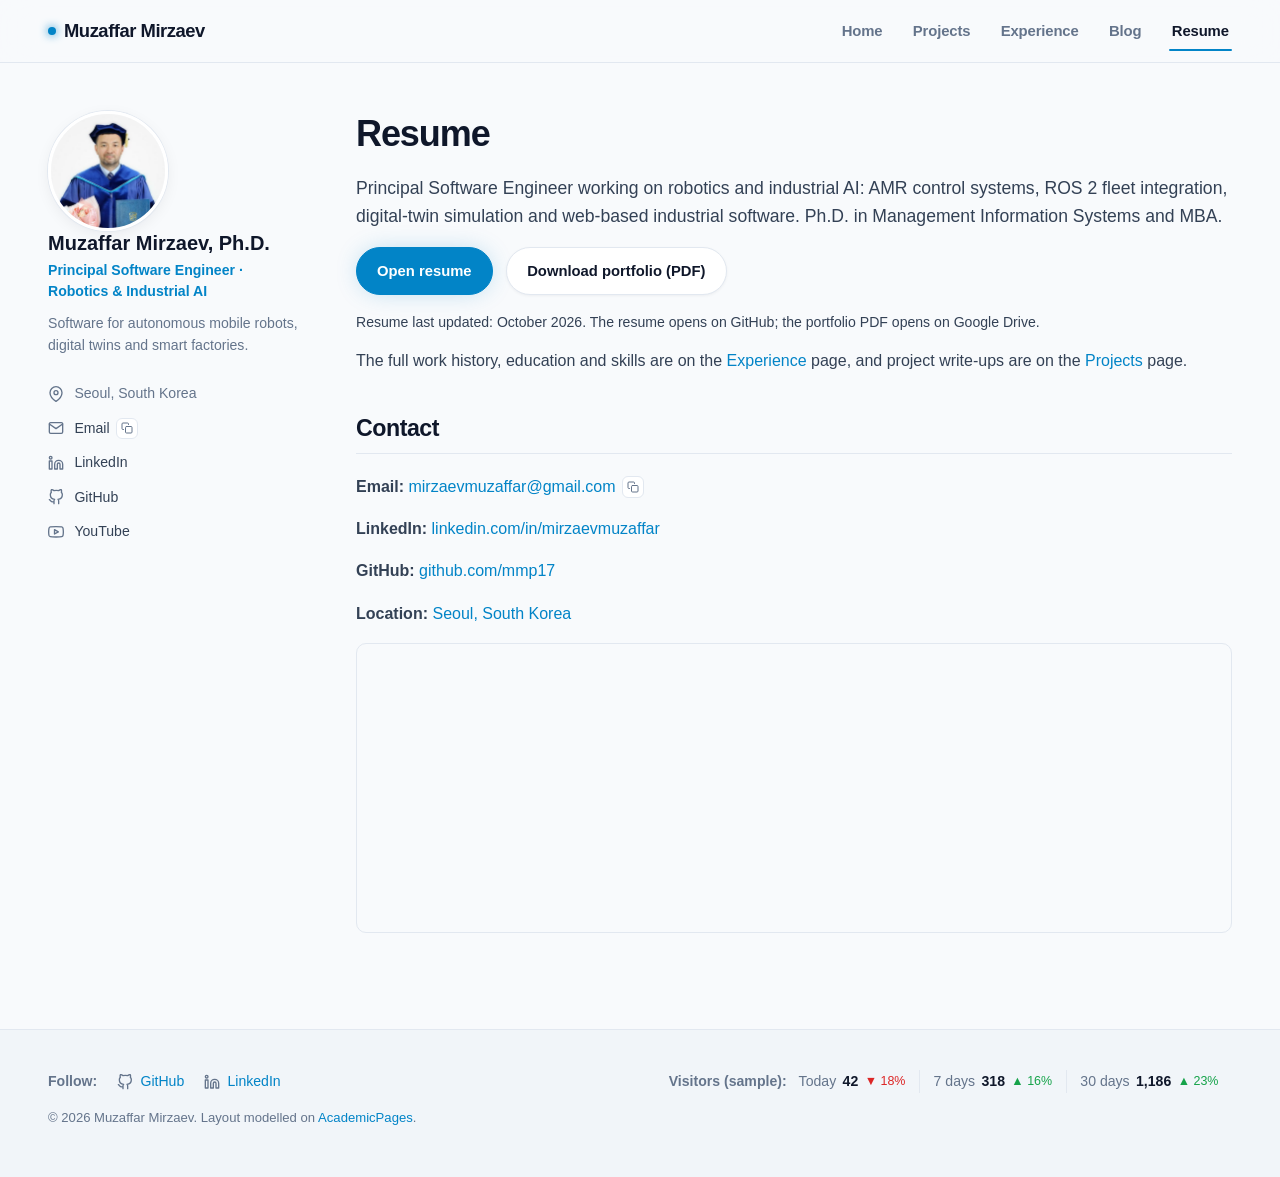
<file: resume/index.html>
<!doctype html>
<html lang="en">
  <head>
    <meta charset="utf-8">
    <meta name="viewport" content="width=device-width, initial-scale=1">
    <title>Resume · Muzaffar Mirzaev</title>
    <meta name="description" content="Resume, portfolio and contact details for Muzaffar Mirzaev, Principal Software Engineer in robotics and industrial AI.">
    <meta name="author" content="Muzaffar Mirzaev">
    <link rel="canonical" href="https://mmp17.github.io/portfolio/resume/">
    <meta property="og:type" content="website">
    <meta property="og:site_name" content="Muzaffar Mirzaev">
    <meta property="og:title" content="Resume · Muzaffar Mirzaev">
    <meta property="og:description" content="Resume, portfolio and contact details for Muzaffar Mirzaev, Principal Software Engineer in robotics and industrial AI.">
    <meta property="og:url" content="https://mmp17.github.io/portfolio/resume/">
    <meta property="og:image" content="https://mmp17.github.io/portfolio/images/avatar.jpg">
    <meta property="og:image:alt" content="Portrait of Muzaffar Mirzaev">
    <meta name="twitter:card" content="summary">
    <meta name="theme-color" content="#fafafa">
    <link rel="icon" href="../images/favicon.png" type="image/png">
    <link rel="apple-touch-icon" href="../images/favicon.png">
    <link rel="preconnect" href="https://fonts.googleapis.com">
    <link rel="preconnect" href="https://fonts.gstatic.com" crossorigin>
    <link rel="stylesheet" href="https://fonts.googleapis.com/css2?family=Geist:wght@400;500;600&family=Geist+Mono:wght@400&display=swap">
    <link rel="stylesheet" href="../assets/css/style.css">
    <script>document.documentElement.className = 'js';</script>
  </head>
  <body>
    <a class="skip-link" href="#main">Skip to content</a>
    <header class="masthead">
      <div class="masthead__inner">
        <a class="masthead__brand" href="../index.html">Muzaffar Mirzaev</a>
        <button class="nav-toggle" type="button" aria-label="Toggle navigation menu" aria-expanded="false" aria-controls="site-nav"><span></span></button>
        <nav class="site-nav" id="site-nav" aria-label="Main">
          <ul>
            <li><a href="../index.html">Home</a></li>
            <li><a href="../projects/index.html">Projects</a></li>
            <li><a href="../experience/index.html">Experience</a></li>
            <li><a href="../blog/index.html">Blog</a></li>
            <li><a href="../resume/index.html" aria-current="page">Resume</a></li>
          </ul>
        </nav>
      </div>
    </header>

    <div class="main">
      <aside class="sidebar" aria-label="About the author">
        <img class="author__avatar" src="../images/avatar.jpg" alt="Muzaffar Mirzaev" width="460" height="460">
        <div class="author__content">
          <p class="author__name">Muzaffar Mirzaev, Ph.D.</p>
          <p class="author__title">Principal Software Engineer · Robotics &amp; Industrial AI</p>
          <p class="author__bio">Software for autonomous mobile robots, digital twins and smart factories.</p>
        </div>
        <div class="author__links">
          <button class="author__follow" type="button" aria-expanded="false" aria-controls="author-urls">Follow</button>
          <ul class="author__urls" id="author-urls">
            <li><svg class="icon" viewBox="0 0 24 24" aria-hidden="true"><path d="M21 10c0 7-9 13-9 13S3 17 3 10a9 9 0 0 1 18 0z"/><circle cx="12" cy="10" r="3"/></svg> Seoul, South Korea</li>
            <li><svg class="icon" viewBox="0 0 24 24" aria-hidden="true"><path d="M4 4h16c1.1 0 2 .9 2 2v12c0 1.1-.9 2-2 2H4c-1.1 0-2-.9-2-2V6c0-1.1.9-2 2-2z"/><polyline points="22,6 12,13 2,6"/></svg> <span class="js-email" data-user="mirzaevmuzaffar" data-domain="gmail.com">Email</span></li>
            <li><svg class="icon" viewBox="0 0 24 24" aria-hidden="true"><path d="M16 8a6 6 0 0 1 6 6v7h-4v-7a2 2 0 0 0-2-2 2 2 0 0 0-2 2v7h-4v-7a6 6 0 0 1 6-6z"/><rect x="2" y="9" width="4" height="12"/><circle cx="4" cy="4" r="2"/></svg> <a href="https://www.linkedin.com/in/mirzaevmuzaffar/">LinkedIn</a></li>
            <li><svg class="icon" viewBox="0 0 24 24" aria-hidden="true"><path d="M9 19c-5 1.5-5-2.5-7-3m14 6v-3.87a3.37 3.37 0 0 0-.94-2.61c3.14-.35 6.44-1.54 6.44-7A5.44 5.44 0 0 0 20 4.77 5.07 5.07 0 0 0 19.91 1S18.73.65 16 2.48a13.38 13.38 0 0 0-7 0C6.27.65 5.09 1 5.09 1A5.07 5.07 0 0 0 5 4.77a5.44 5.44 0 0 0-1.5 3.78c0 5.42 3.3 6.61 6.44 7A3.37 3.37 0 0 0 9 18.13V22"/></svg> <a href="https://github.com/mmp17">GitHub</a></li>
            <li><svg class="icon" viewBox="0 0 24 24" aria-hidden="true"><path d="M22.54 6.42a2.78 2.78 0 0 0-1.94-2C18.88 4 12 4 12 4s-6.88 0-8.6.46a2.78 2.78 0 0 0-1.94 2A29 29 0 0 0 1 11.75a29 29 0 0 0 .46 5.33A2.78 2.78 0 0 0 3.4 19c1.72.46 8.6.46 8.6.46s6.88 0 8.6-.46a2.78 2.78 0 0 0 1.94-2 29 29 0 0 0 .46-5.25 29 29 0 0 0-.46-5.33z"/><polygon points="9.75 15.02 15.5 11.75 9.75 8.48 9.75 15.02"/></svg> <a href="https://www.youtube.com/@mirzaev_muzaffar">YouTube</a></li>
          </ul>
        </div>
      </aside>

      <main class="content" id="main">
        <h1>Resume</h1>
        <p class="lead">Principal Software Engineer working on robotics and industrial AI: AMR control systems, ROS 2 fleet integration, digital-twin simulation and web-based industrial software. Ph.D. in Management Information Systems and MBA.</p>
        <p class="actions">
          <a class="button button--primary" href="https://gist.github.com/mmp17/c9adde8a3e1d613b1127b6059d8938c6">Open resume</a>
          <a class="button" href="https://drive.google.com/file/d/1A6H_Tr2nthmnRgy0pdaUHlXgEo-RRkUC/view">Download portfolio (PDF)</a>
        </p>
        <p class="note">Resume last updated: <time datetime="2026-10">October 2026</time>. The resume opens on GitHub; the portfolio PDF opens on Google Drive.</p>
        <p>The full work history, education and skills are on the <a href="../experience/index.html">Experience</a> page, and project write-ups are on the <a href="../projects/index.html">Projects</a> page.</p>
        <h2 id="contact">Contact</h2>
        <hr>
        <p><strong>Email:</strong> <span class="js-email" data-user="mirzaevmuzaffar" data-domain="gmail.com" data-show>mirzaevmuzaffar [at] gmail.com</span></p>
        <p><strong>LinkedIn:</strong> <a href="https://www.linkedin.com/in/mirzaevmuzaffar/">linkedin.com/in/mirzaevmuzaffar</a></p>
        <p><strong>GitHub:</strong> <a href="https://github.com/mmp17">github.com/mmp17</a></p>
        <p><strong>Location:</strong> <a href="https://www.google.com/maps/place/Seoul,+South+Korea">Seoul, South Korea</a></p>
        <div class="map-embed">
          <iframe src="https://www.google.com/maps?q=Seoul,+South+Korea&amp;z=10&amp;output=embed" loading="lazy" referrerpolicy="no-referrer-when-downgrade" title="Map of Seoul, South Korea" allowfullscreen></iframe>
        </div>
      </main>
    </div>

    <footer class="page-footer">
      <ul>
        <li><strong>Follow:</strong></li>
        <li><svg class="icon" viewBox="0 0 24 24" aria-hidden="true"><path d="M9 19c-5 1.5-5-2.5-7-3m14 6v-3.87a3.37 3.37 0 0 0-.94-2.61c3.14-.35 6.44-1.54 6.44-7A5.44 5.44 0 0 0 20 4.77 5.07 5.07 0 0 0 19.91 1S18.73.65 16 2.48a13.38 13.38 0 0 0-7 0C6.27.65 5.09 1 5.09 1A5.07 5.07 0 0 0 5 4.77a5.44 5.44 0 0 0-1.5 3.78c0 5.42 3.3 6.61 6.44 7A3.37 3.37 0 0 0 9 18.13V22"/></svg> <a href="https://github.com/mmp17">GitHub</a></li>
        <li><svg class="icon" viewBox="0 0 24 24" aria-hidden="true"><path d="M16 8a6 6 0 0 1 6 6v7h-4v-7a2 2 0 0 0-2-2 2 2 0 0 0-2 2v7h-4v-7a6 6 0 0 1 6-6z"/><rect x="2" y="9" width="4" height="12"/><circle cx="4" cy="4" r="2"/></svg> <a href="https://www.linkedin.com/in/mirzaevmuzaffar/">LinkedIn</a></li>
      </ul>
      <p>&copy; 2026 Muzaffar Mirzaev. Layout modelled on <a href="https://github.com/academicpages/academicpages.github.io">AcademicPages</a>.</p>
    </footer>

    <script src="../assets/js/site.js"></script>
  </body>
</html>
</file>
<file: assets/css/style.css>
/* ==========================================================================
   Muzaffar Mirzaev — Modern Robotics & Industrial AI Portfolio
   Design System: Clean, high-performance, dark/light theme, micro-interactions
   ========================================================================== */

:root {
  /* Color Palette — Light Mode */
  --bg: #f8fafc;
  --surface: #ffffff;
  --surface-hover: #f1f5f9;
  --card: #ffffff;
  --footer: #f1f5f9;
  --text: #334155;
  --heading: #0f172a;
  --muted: #64748b;
  --accent: #0284c7;
  --accent-hover: #0369a1;
  --accent-subtle: rgba(2, 132, 199, 0.08);
  --on-accent: #ffffff;
  --rule: #e2e8f0;
  --rule-soft: #f1f5f9;
  --badge-bg: #e0f2fe;
  --badge-text: #0369a1;
  --code-bg: #f1f5f9;
  
  /* Status Colors */
  --status-dev: #0284c7;
  --status-impl: #16a34a;
  --status-proto: #d97706;
  --status-plan: #64748b;
  --trend-up: #16a34a;
  --trend-down: #dc2626;

  /* Elevation Shadows */
  --shadow-sm: 0 1px 3px 0 rgba(15, 23, 42, 0.05);
  --shadow-md: 0 4px 16px -2px rgba(15, 23, 42, 0.08), 0 2px 6px -2px rgba(15, 23, 42, 0.04);
  --shadow-lg: 0 12px 28px -4px rgba(15, 23, 42, 0.12), 0 4px 10px -2px rgba(15, 23, 42, 0.06);
  --shadow-glow: 0 0 25px -4px rgba(2, 132, 199, 0.28);

  /* Layout Frame */
  --frame: 74rem;
  --pad: 1.5rem;
  --gutter: var(--pad);
  --sidebar: 16rem;
  --radius-sm: 6px;
  --radius-md: 10px;
  --radius-lg: 16px;
  --radius-pill: 9999px;

  /* Typography */
  --font-sans: "Plus Jakarta Sans", -apple-system, BlinkMacSystemFont, "Segoe UI", Roboto, sans-serif;
  --font-mono: "JetBrains Mono", ui-monospace, SFMono-Regular, Menlo, Monaco, Consolas, monospace;

  /* Transitions */
  --ease: cubic-bezier(0.16, 1, 0.3, 1);
  --trans: 0.2s var(--ease);

  color-scheme: light;
}

[data-theme="dark"] {
  /* Color Palette — Dark Mode */
  --bg: #0b0f17;
  --surface: #111827;
  --surface-hover: #172033;
  --card: #111827;
  --footer: #070a10;
  --text: #cbd5e1;
  --heading: #f8fafc;
  --muted: #94a3b8;
  --accent: #38bdf8;
  --accent-hover: #7dd3fc;
  --accent-subtle: rgba(56, 189, 248, 0.12);
  --on-accent: #0b0f17;
  --rule: #1e293b;
  --rule-soft: #172033;
  --badge-bg: rgba(56, 189, 248, 0.14);
  --badge-text: #7dd3fc;
  --code-bg: #172033;

  /* Status Colors */
  --status-dev: #38bdf8;
  --status-impl: #4ade80;
  --status-proto: #fbbf24;
  --status-plan: #94a3b8;
  --trend-up: #4ade80;
  --trend-down: #f87171;

  /* Elevation Shadows */
  --shadow-sm: 0 1px 3px 0 rgba(0, 0, 0, 0.3);
  --shadow-md: 0 4px 16px -2px rgba(0, 0, 0, 0.4), 0 2px 6px -2px rgba(0, 0, 0, 0.25);
  --shadow-lg: 0 14px 32px -4px rgba(0, 0, 0, 0.6), 0 4px 12px -2px rgba(0, 0, 0, 0.4);
  --shadow-glow: 0 0 30px -4px rgba(56, 189, 248, 0.35);

  color-scheme: dark;
}

/* ==========================================================================
   Base & Reset
   ========================================================================== */
*,
*::before,
*::after {
  box-sizing: border-box;
}

html {
  font-size: 16px;
  scroll-behavior: smooth;
  -webkit-text-size-adjust: 100%;
}

body {
  margin: 0;
  background-color: var(--bg);
  color: var(--text);
  font-family: var(--font-sans);
  line-height: 1.65;
  transition: background-color 0.25s ease, color 0.25s ease;
  overflow-x: hidden;
}

a {
  color: var(--accent);
  text-decoration: none;
  text-underline-offset: 0.18em;
  transition: color var(--trans), opacity var(--trans);
}

a:hover {
  color: var(--accent-hover);
  text-decoration: underline;
}

a:focus-visible,
button:focus-visible {
  outline: 2px solid var(--accent);
  outline-offset: 3px;
}

h1,
h2,
h3,
h4 {
  color: var(--heading);
  font-family: var(--font-sans);
  font-weight: 700;
  line-height: 1.25;
  letter-spacing: -0.02em;
}

hr {
  margin: 2rem 0;
  border: 0;
  border-top: 1px solid var(--rule);
}

::selection {
  background: var(--accent-subtle);
  color: var(--heading);
}

.skip-link {
  position: absolute;
  top: 0;
  left: -999rem;
  z-index: 50;
  padding: 0.6rem 1.2rem;
  background: var(--heading);
  color: var(--bg);
  font-weight: 600;
  border-radius: 0 0 var(--radius-sm) 0;
}

.skip-link:focus {
  left: 0;
}

/* Icons */
.icon {
  flex: 0 0 auto;
  width: 1rem;
  height: 1rem;
  fill: none;
  stroke: currentColor;
  stroke-width: 2;
  stroke-linecap: round;
  stroke-linejoin: round;
  vertical-align: middle;
}

/* ==========================================================================
   Masthead (Glassmorphic Navigation Bar)
   ========================================================================== */
.masthead {
  position: sticky;
  top: 0;
  z-index: 40;
  background: rgba(248, 250, 252, 0.85);
  border-bottom: 1px solid var(--rule);
  backdrop-filter: blur(16px);
  -webkit-backdrop-filter: blur(16px);
  transition: background-color 0.25s ease, border-color 0.25s ease;
}

[data-theme="dark"] .masthead {
  background: rgba(11, 15, 23, 0.85);
}

.masthead__inner {
  display: flex;
  align-items: center;
  justify-content: space-between;
  width: min(var(--frame), calc(100% - 2 * var(--pad)));
  min-height: 3.85rem;
  margin: 0 auto;
}

.masthead__brand {
  display: flex;
  align-items: center;
  gap: 0.5rem;
  color: var(--heading);
  font-size: 1.15rem;
  font-weight: 750;
  letter-spacing: -0.025em;
  white-space: nowrap;
}

.masthead__brand::before {
  content: "";
  display: inline-block;
  width: 8px;
  height: 8px;
  border-radius: 50%;
  background: var(--accent);
  box-shadow: 0 0 10px var(--accent);
}

.masthead__brand:hover {
  color: var(--accent);
  text-decoration: none;
}

.masthead__end {
  display: flex;
  align-items: center;
  gap: 1rem;
}

.site-nav ul {
  display: flex;
  align-items: center;
  gap: 1.5rem;
  margin: 0;
  padding: 0;
  list-style: none;
}

.site-nav a {
  position: relative;
  display: inline-block;
  padding: 0.5rem 0.2rem;
  color: var(--muted);
  font-size: 0.93rem;
  font-weight: 550;
  letter-spacing: -0.01em;
  transition: color var(--trans);
}

.site-nav a:hover {
  color: var(--heading);
  text-decoration: none;
}

.site-nav a[aria-current="page"] {
  color: var(--heading);
  font-weight: 650;
}

.site-nav a[aria-current="page"]::after {
  content: "";
  position: absolute;
  bottom: 0;
  left: 0;
  right: 0;
  height: 2px;
  border-radius: 2px;
  background: var(--accent);
}

/* Theme Toggle Button */
.theme-toggle {
  display: flex;
  align-items: center;
  justify-content: center;
  width: 2.35rem;
  height: 2.35rem;
  padding: 0;
  border: 1px solid var(--rule);
  border-radius: var(--radius-pill);
  background: var(--surface);
  color: var(--heading);
  cursor: pointer;
  box-shadow: var(--shadow-sm);
  transition: all var(--trans);
}

.theme-toggle:hover {
  border-color: var(--accent);
  color: var(--accent);
  transform: rotate(18deg) scale(1.05);
  box-shadow: var(--shadow-md);
}

.theme-toggle:active {
  transform: scale(0.95);
}

.theme-toggle .icon--sun {
  display: none;
}

[data-theme="dark"] .theme-toggle .icon--moon {
  display: none;
}

[data-theme="dark"] .theme-toggle .icon--sun {
  display: block;
}

/* Mobile Nav Toggle */
.nav-toggle {
  display: none;
  width: 2.35rem;
  height: 2.35rem;
  padding: 0;
  border: 1px solid var(--rule);
  border-radius: var(--radius-pill);
  background: var(--surface);
  color: var(--heading);
  cursor: pointer;
}

.nav-toggle span,
.nav-toggle span::before,
.nav-toggle span::after {
  display: block;
  width: 1.1rem;
  height: 1.5px;
  margin: 0 auto;
  background: currentColor;
  content: "";
  transition: transform var(--trans);
}

.nav-toggle span {
  position: relative;
}

.nav-toggle span::before,
.nav-toggle span::after {
  position: absolute;
  left: 0;
}

.nav-toggle span::before {
  top: -5px;
}

.nav-toggle span::after {
  top: 5px;
}

/* ==========================================================================
   Main Frame (Sidebar + Content Grid)
   ========================================================================== */
.main {
  display: grid;
  grid-template-columns: var(--sidebar) minmax(0, 1fr);
  gap: 3.25rem;
  align-items: start;
  width: min(var(--frame), calc(100% - 2 * var(--pad)));
  margin: 0 auto;
  padding: 3rem 0 4rem;
}

/* Sidebar Profile */
.sidebar {
  position: sticky;
  top: 5.5rem;
}

.sidebar__card {
  padding: 1.5rem;
  border: 1px solid var(--rule);
  border-radius: var(--radius-lg);
  background: var(--card);
  box-shadow: var(--shadow-sm);
}

.author__avatar-wrap {
  position: relative;
  display: inline-block;
  margin-bottom: 1.1rem;
}

.author__avatar {
  display: block;
  width: 7.5rem;
  height: 7.5rem;
  border-radius: 50%;
  border: 3px solid var(--surface);
  box-shadow: 0 0 0 1px var(--rule), var(--shadow-md);
  object-fit: cover;
  object-position: center top;
  transition: transform var(--trans);
}

.author__avatar:hover {
  transform: scale(1.02);
}

/* Active Status Badge */
.status-pill {
  display: inline-flex;
  align-items: center;
  gap: 0.4rem;
  padding: 0.25rem 0.65rem;
  border-radius: var(--radius-pill);
  background: var(--badge-bg);
  color: var(--badge-text);
  font-size: 0.76rem;
  font-weight: 650;
  letter-spacing: 0.02em;
  margin-bottom: 0.75rem;
}

.status-dot {
  width: 6px;
  height: 6px;
  border-radius: 50%;
  background: #10b981;
  box-shadow: 0 0 6px #10b981;
}

.author__name {
  margin: 0 0 0.3rem;
  color: var(--heading);
  font-size: 1.25rem;
  font-weight: 750;
  line-height: 1.25;
}

.author__title {
  margin: 0 0 0.75rem;
  color: var(--accent);
  font-size: 0.88rem;
  font-weight: 600;
  line-height: 1.45;
}

.author__bio {
  margin: 0 0 1.25rem;
  color: var(--muted);
  font-size: 0.88rem;
  line-height: 1.55;
}

.author__follow {
  display: none;
}

.author__urls {
  margin: 0;
  padding: 0;
  list-style: none;
  font-size: 0.88rem;
}

.author__urls li {
  display: flex;
  align-items: center;
  gap: 0.65rem;
  padding: 0.35rem 0;
  color: var(--muted);
}

.author__urls a {
  color: var(--text);
  font-weight: 500;
}

.author__urls a:hover {
  color: var(--accent);
}

/* Copy Email Component */
.email-copy-wrap {
  display: inline-flex;
  align-items: center;
  gap: 0.4rem;
}

.copy-email-btn {
  display: inline-flex;
  align-items: center;
  justify-content: center;
  width: 1.35rem;
  height: 1.35rem;
  padding: 0;
  border: 1px solid var(--rule);
  border-radius: var(--radius-sm);
  background: var(--surface);
  color: var(--muted);
  cursor: pointer;
  transition: all var(--trans);
}

.copy-email-btn:hover {
  border-color: var(--accent);
  color: var(--accent);
  background: var(--badge-bg);
}

.copy-email-btn .icon--copy {
  width: 0.75rem;
  height: 0.75rem;
}

/* ==========================================================================
   Content Elements
   ========================================================================== */
.content h1 {
  margin: 0 0 0.5em;
  font-size: 2.25rem;
  font-weight: 800;
  letter-spacing: -0.03em;
}

.content h2 {
  display: flex;
  align-items: center;
  gap: 0.5rem;
  margin: 2.5rem 0 0.4em;
  font-size: 1.45rem;
  font-weight: 750;
  letter-spacing: -0.02em;
}

.content h3 {
  margin: 1.2em 0 0.2em;
  font-size: 1.15rem;
  font-weight: 700;
  letter-spacing: -0.015em;
}

.content [id] {
  scroll-margin-top: 5rem;
}

.content h1 + hr,
.content h2 + hr {
  margin: 0.4em 0 1.25em;
}

.content p {
  margin: 0 0 1em;
  color: var(--text);
}

.lead {
  color: var(--heading);
  font-size: 1.1rem;
  font-weight: 500;
  line-height: 1.6;
}

.note {
  color: var(--muted);
  font-size: 0.88rem;
}

/* Intro Paragraphs */
.intro {
  margin-bottom: 2rem;
}

.intro p {
  font-size: 1.025rem;
  line-height: 1.7;
}

/* ==========================================================================
   Hero Section (Homepage)
   ========================================================================== */
.hero {
  margin-bottom: 2.25rem;
  padding-bottom: 0.5rem;
}

.hero__badge {
  display: inline-flex;
  align-items: center;
  gap: 0.45rem;
  padding: 0.3rem 0.85rem;
  margin-bottom: 0.85rem;
  border-radius: var(--radius-pill);
  background: var(--badge-bg);
  color: var(--badge-text);
  font-size: 0.82rem;
  font-weight: 650;
  letter-spacing: 0.03em;
  text-transform: uppercase;
}

.content .hero__name {
  margin: 0 0 0.35rem;
  color: var(--accent);
  font-size: 0.95rem;
  font-weight: 650;
  letter-spacing: 0.04em;
  text-transform: uppercase;
}

.content .hero h1 {
  margin: 0;
  max-width: 22ch;
  font-size: 2.75rem;
  font-weight: 800;
  line-height: 1.12;
  letter-spacing: -0.035em;
}

.hero__focus {
  display: block;
  margin-top: 0.4rem;
  color: var(--accent);
  font-size: 1.35rem;
  font-weight: 600;
  letter-spacing: -0.015em;
}

.content .hero__lead {
  max-width: 44rem;
  margin: 1.1rem 0 1.5rem;
  color: var(--muted);
  font-size: 1.15rem;
  line-height: 1.6;
}

/* Action Buttons */
.actions {
  display: flex;
  flex-wrap: wrap;
  align-items: center;
  gap: 0.85rem;
}

.button {
  display: inline-flex;
  align-items: center;
  gap: 0.5rem;
  padding: 0.65rem 1.25rem;
  border: 1px solid var(--rule);
  border-radius: var(--radius-pill);
  background: var(--surface);
  color: var(--heading);
  font-size: 0.925rem;
  font-weight: 650;
  box-shadow: var(--shadow-sm);
  transition: all var(--trans);
  cursor: pointer;
}

.button:hover {
  border-color: var(--heading);
  transform: translateY(-2px);
  box-shadow: var(--shadow-md);
  text-decoration: none;
}

.button--primary {
  border-color: var(--accent);
  background: var(--accent);
  color: var(--on-accent);
  box-shadow: var(--shadow-glow);
}

.button--primary:hover {
  border-color: var(--accent-hover);
  background: var(--accent-hover);
  color: var(--on-accent);
  box-shadow: 0 0 25px -2px var(--accent);
}

/* Hero Highlights Grid */
.hero-stats {
  display: grid;
  grid-template-columns: repeat(4, 1fr);
  gap: 0.85rem;
  margin: 1.75rem 0 2.25rem;
  padding: 0;
  list-style: none;
}

.hero-stat-card {
  padding: 1rem 1.1rem;
  border: 1px solid var(--rule);
  border-radius: var(--radius-md);
  background: var(--surface);
  box-shadow: var(--shadow-sm);
  transition: all var(--trans);
}

.hero-stat-card:hover {
  border-color: var(--accent);
  transform: translateY(-2px);
  box-shadow: var(--shadow-md);
}

.hero-stat__number {
  display: block;
  color: var(--accent);
  font-family: var(--font-mono);
  font-size: 1.25rem;
  font-weight: 700;
  letter-spacing: -0.02em;
}

.hero-stat__label {
  display: block;
  margin-top: 0.2rem;
  color: var(--heading);
  font-size: 0.82rem;
  font-weight: 600;
  line-height: 1.35;
}

/* ==========================================================================
   Work Grid (Homepage Cards)
   ========================================================================== */
.work-grid {
  display: grid;
  grid-template-columns: repeat(3, minmax(0, 1fr));
  gap: 1.15rem;
  margin: 0 0 2rem;
  padding: 0;
  list-style: none;
}

.work-card {
  display: flex;
  flex-direction: column;
  height: 100%;
  padding: 1.25rem 1.35rem 1.2rem;
  border: 1px solid var(--rule);
  border-radius: var(--radius-lg);
  background: var(--surface);
  box-shadow: var(--shadow-sm);
  color: var(--text);
  transition: all var(--trans);
}

.work-card:hover {
  border-color: var(--accent);
  transform: translateY(-3px);
  box-shadow: var(--shadow-md), var(--shadow-glow);
  text-decoration: none;
}

.work-card__kicker {
  display: inline-block;
  color: var(--accent);
  font-family: var(--font-mono);
  font-size: 0.72rem;
  font-weight: 600;
  letter-spacing: 0.05em;
  text-transform: uppercase;
}

.work-card strong {
  display: block;
  margin: 0.35rem 0 0.5rem;
  color: var(--heading);
  font-size: 1.15rem;
  font-weight: 750;
  line-height: 1.3;
}

.work-card__text {
  flex: 1;
  color: var(--muted);
  font-size: 0.88rem;
  line-height: 1.55;
}

.work-card__more {
  display: inline-flex;
  align-items: center;
  gap: 0.35rem;
  margin-top: 0.85rem;
  color: var(--accent);
  font-size: 0.85rem;
  font-weight: 650;
}

.work-card__more::after {
  content: "→";
  transition: transform var(--trans);
}

.work-card:hover .work-card__more::after {
  transform: translateX(4px);
}

/* ==========================================================================
   Focus Areas Grid
   ========================================================================== */
.focus-list {
  display: grid;
  grid-template-columns: repeat(2, minmax(0, 1fr));
  gap: 1rem;
  margin: 0 0 2rem;
  padding: 0;
  list-style: none;
}

.focus-list li {
  padding: 1.15rem 1.25rem;
  border: 1px solid var(--rule);
  border-radius: var(--radius-md);
  background: var(--surface);
  box-shadow: var(--shadow-sm);
  font-size: 0.925rem;
  transition: all var(--trans);
}

.focus-list li:hover {
  border-color: var(--accent);
  transform: translateY(-2px);
  box-shadow: var(--shadow-md);
}

.focus-list strong {
  display: flex;
  align-items: center;
  gap: 0.5rem;
  margin-bottom: 0.3rem;
  color: var(--heading);
  font-size: 1rem;
  font-weight: 700;
}

.focus-list strong::before {
  content: "";
  display: inline-block;
  width: 6px;
  height: 6px;
  border-radius: 50%;
  background: var(--accent);
}

/* ==========================================================================
   Activity / Timeline Components
   ========================================================================== */
/* Doubled class so these win over the generic .content-list rules below. */
.content-list.activity-list {
  position: relative;
  margin-left: 0.5rem;
  padding-left: 1.5rem;
  border-left: 2px solid var(--rule);
}

.content-list.activity-list > li {
  position: relative;
  padding: 0 0 1.5rem 0.5rem;
  border-bottom: 0;
  list-style: none;
}

/* The dot hangs off the date badge so it stays centred on it. */
.activity-date {
  position: relative;
}

.activity-date::before {
  position: absolute;
  top: 50%;
  left: calc(-2rem - 6px);
  width: 10px;
  height: 10px;
  margin-top: -5px;
  border-radius: 50%;
  background: var(--accent);
  box-shadow: 0 0 0 4px var(--bg);
  content: "";
}

.activity-list > li:first-child .activity-date::before {
  box-shadow: 0 0 0 4px var(--bg), 0 0 12px var(--accent);
}

.activity-date {
  display: inline-block;
  margin-bottom: 0.25rem;
  padding: 0.15rem 0.55rem;
  border-radius: var(--radius-sm);
  background: var(--badge-bg);
  color: var(--badge-text);
  font-family: var(--font-mono);
  font-size: 0.78rem;
  font-weight: 650;
  letter-spacing: 0.02em;
}

.activity-body {
  display: block;
  color: var(--text);
  font-size: 0.95rem;
  line-height: 1.6;
}

/* Content List */
.content-list {
  margin: 0 0 1.5rem;
  padding: 0;
  list-style: none;
}

.content-list > li {
  padding: 1.15rem 0;
  border-bottom: 1px solid var(--rule-soft);
}

.content-list > li:last-child {
  border-bottom: 0;
}

.content-list strong {
  display: block;
  color: var(--heading);
  font-size: 1.05rem;
  font-weight: 700;
  line-height: 1.4;
}

.content-list strong a {
  color: var(--heading);
}

.content-list strong a:hover {
  color: var(--accent);
}

.item-desc {
  display: block;
  margin-top: 0.4rem;
  color: var(--text);
  font-size: 0.925rem;
  line-height: 1.6;
}

.item-meta {
  display: inline-block;
  margin-top: 0.5rem;
  color: var(--accent);
  font-family: var(--font-mono);
  font-size: 0.8rem;
  font-weight: 550;
}

.content-list--compact {
  display: grid;
  grid-template-columns: repeat(2, minmax(0, 1fr));
  gap: 1.25rem;
}

.content-list--compact > li {
  padding: 1.1rem;
  border: 1px solid var(--rule);
  border-radius: var(--radius-md);
  background: var(--surface);
  box-shadow: var(--shadow-sm);
}

/* ==========================================================================
   Projects Page Components
   ========================================================================== */
.page-nav,
.project-filter-nav {
  display: flex;
  flex-wrap: wrap;
  gap: 0.5rem;
  margin: 1.25rem 0 1.75rem;
}

.page-nav a,
.filter-btn {
  display: inline-flex;
  align-items: center;
  padding: 0.35rem 0.85rem;
  border: 1px solid var(--rule);
  border-radius: var(--radius-pill);
  background: var(--surface);
  color: var(--heading);
  font-family: var(--font-sans);
  font-size: 0.85rem;
  font-weight: 600;
  cursor: pointer;
  transition: all var(--trans);
}

.page-nav a:hover,
.filter-btn:hover {
  border-color: var(--accent);
  color: var(--accent);
  text-decoration: none;
}

.filter-btn.is-active {
  border-color: var(--accent);
  background: var(--accent);
  color: var(--on-accent);
  box-shadow: var(--shadow-glow);
}

/* Project Cards */
.project {
  margin-bottom: 1.5rem;
  padding: 1.4rem 1.5rem;
  border: 1px solid var(--rule);
  border-radius: var(--radius-lg);
  background: var(--surface);
  box-shadow: var(--shadow-sm);
  transition: all var(--trans);
}

.project:hover {
  border-color: var(--accent);
  box-shadow: var(--shadow-md);
}

.project h3 {
  margin: 0;
  font-size: 1.25rem;
}

.project h3 a {
  color: var(--heading);
}

.project h3 a:hover {
  color: var(--accent);
}

.role__meta {
  display: inline-block;
  margin: 0.25rem 0 0.5rem;
  color: var(--accent);
  font-family: var(--font-mono);
  font-size: 0.82rem;
  font-weight: 550;
}

.project__summary {
  margin: 0.5rem 0 0;
  color: var(--text);
  font-size: 0.95rem;
  line-height: 1.6;
}

.project__note {
  margin: 0.85rem 0 0;
  color: var(--muted);
  font-size: 0.85rem;
}

/* Flagship Project Card (AMR Control System) */
.project--flagship {
  position: relative;
  margin: 1.5rem 0 2rem;
  padding: 1.75rem;
  border: 1px solid var(--rule);
  border-top: 4px solid var(--accent);
  border-radius: var(--radius-lg);
  background: var(--card);
  box-shadow: var(--shadow-md), var(--shadow-glow);
}

.project--flagship h3 {
  font-size: 1.5rem;
  font-weight: 800;
}

.flagship-badge {
  display: inline-flex;
  align-items: center;
  gap: 0.35rem;
  padding: 0.2rem 0.6rem;
  margin-bottom: 0.5rem;
  border-radius: var(--radius-pill);
  background: var(--accent);
  color: var(--on-accent);
  font-size: 0.72rem;
  font-weight: 700;
  letter-spacing: 0.05em;
  text-transform: uppercase;
}

/* Pipeline Flow Pills */
.pipeline-flow {
  display: flex;
  flex-wrap: wrap;
  align-items: center;
  gap: 0.5rem;
  margin: 1rem 0;
  padding: 0.85rem 1rem;
  border: 1px solid var(--rule);
  border-radius: var(--radius-md);
  background: var(--surface-hover);
  font-family: var(--font-mono);
  font-size: 0.78rem;
  font-weight: 600;
}

.pipeline-step {
  display: inline-flex;
  align-items: center;
  gap: 0.3rem;
  padding: 0.25rem 0.6rem;
  border-radius: var(--radius-sm);
  background: var(--surface);
  color: var(--heading);
  border: 1px solid var(--rule);
}

.pipeline-arrow {
  color: var(--accent);
}

/* Case Study Grid */
.case {
  display: grid;
  grid-template-columns: 10rem minmax(0, 1fr);
  gap: 0.75rem 1.25rem;
  margin: 1rem 0 0;
  font-size: 0.95rem;
}

.case dt {
  color: var(--heading);
  font-weight: 700;
}

.case dd {
  margin: 0;
  color: var(--text);
  line-height: 1.6;
}

.case ul {
  margin: 0;
  padding-left: 1.2rem;
}

.case li {
  margin-bottom: 0.4rem;
}

/* Status Badges */
.status {
  display: inline-block;
  padding: 0.15rem 0.65rem;
  border: 1px solid currentColor;
  border-radius: var(--radius-pill);
  font-family: var(--font-mono);
  font-size: 0.75rem;
  font-weight: 650;
  white-space: nowrap;
}

.status--implemented {
  color: var(--status-impl);
  background: rgba(34, 197, 94, 0.1);
}

.status--prototype {
  color: var(--status-proto);
  background: rgba(245, 158, 11, 0.1);
}

.status--planned {
  color: var(--status-plan);
  background: rgba(148, 163, 184, 0.1);
}

/* Roles on Experience Page */
.role {
  margin-bottom: 1.5rem;
  padding: 1.25rem 1.35rem;
  border: 1px solid var(--rule);
  border-radius: var(--radius-lg);
  background: var(--surface);
  box-shadow: var(--shadow-sm);
}

.role h3 {
  margin: 0;
  font-size: 1.15rem;
}

.role ul {
  margin: 0.6rem 0 0;
  padding-left: 1.25rem;
  font-size: 0.95rem;
}

.role li {
  margin-bottom: 0.35rem;
  line-height: 1.6;
}

/* Tech Badges / Pills */
.tech-pills {
  display: flex;
  flex-wrap: wrap;
  gap: 0.4rem;
  margin-top: 0.6rem;
}

.tech-pill {
  display: inline-block;
  padding: 0.2rem 0.55rem;
  border-radius: var(--radius-sm);
  background: var(--badge-bg);
  color: var(--badge-text);
  font-family: var(--font-mono);
  font-size: 0.75rem;
  font-weight: 600;
}

/* Tables */
.table-wrap {
  overflow-x: auto;
  margin: 1rem 0;
}

.table {
  width: 100%;
  border-collapse: collapse;
  font-size: 0.925rem;
}

.table th,
.table td {
  padding: 0.6rem 0.85rem 0.6rem 0;
  border-bottom: 1px solid var(--rule-soft);
  text-align: left;
  vertical-align: top;
}

.table th {
  color: var(--heading);
  font-weight: 700;
}

/* Map Embed */
.map-embed iframe {
  display: block;
  width: 100%;
  height: 290px;
  margin-top: 1rem;
  border: 1px solid var(--rule);
  border-radius: var(--radius-md);
  transition: filter 0.25s ease;
}

[data-theme="dark"] .map-embed iframe {
  filter: invert(90%) hue-rotate(180deg) contrast(90%);
}

/* ==========================================================================
   Blog Tabs & Cards
   ========================================================================== */
.tabs {
  display: none;
  gap: 0.5rem;
  margin-bottom: 1.5rem;
  padding-bottom: 0.5rem;
  border-bottom: 1px solid var(--rule);
  overflow-x: auto;
}

.js .tabs {
  display: flex;
}

.tabs__tab {
  flex: 0 0 auto;
  padding: 0.5rem 1rem;
  border: 1px solid transparent;
  border-radius: var(--radius-pill);
  background: transparent;
  color: var(--muted);
  font-family: var(--font-sans);
  font-size: 0.925rem;
  font-weight: 600;
  white-space: nowrap;
  cursor: pointer;
  transition: all var(--trans);
}

.tabs__tab:hover {
  color: var(--heading);
  background: var(--surface-hover);
}

.tabs__tab[aria-selected="true"] {
  border-color: var(--rule);
  background: var(--surface);
  color: var(--accent);
  box-shadow: var(--shadow-sm);
  font-weight: 700;
}

.js .tab-panel__title {
  display: none;
}

/* Video & Blog Cards */
.video-list > .video-card,
.post-list > .post-card {
  display: grid;
  grid-template-columns: 20rem minmax(0, 1fr);
  gap: 1.5rem;
  align-items: start;
  margin-bottom: 1.25rem;
  padding: 1.25rem;
  border: 1px solid var(--rule);
  border-radius: var(--radius-lg);
  background: var(--surface);
  box-shadow: var(--shadow-sm);
  transition: all var(--trans);
}

.video-list > .video-card:hover,
.post-list > .post-card:hover {
  border-color: var(--accent);
  box-shadow: var(--shadow-md);
}

.video-card__thumb img,
.post-card__video img,
.post-card__lead img {
  display: block;
  width: 100%;
  height: auto;
  aspect-ratio: 16 / 9;
  border-radius: var(--radius-md);
  object-fit: cover;
  box-shadow: var(--shadow-sm);
}

.video-card strong a,
.post-card strong a {
  color: var(--heading);
  font-size: 1.15rem;
  font-weight: 750;
}

.video-card strong a:hover,
.post-card strong a:hover {
  color: var(--accent);
}

.item-eyebrow {
  display: block;
  margin-bottom: 0.35rem;
  color: var(--accent);
  font-family: var(--font-mono);
  font-size: 0.78rem;
  font-weight: 600;
  letter-spacing: 0.04em;
  text-transform: uppercase;
}

.facts {
  display: grid;
  grid-template-columns: auto minmax(0, 1fr);
  gap: 0.25rem 0.85rem;
  margin: 0.5rem 0 0.75rem;
  font-size: 0.9rem;
}

.facts dt {
  color: var(--heading);
  font-weight: 650;
}

.facts dd {
  margin: 0;
  color: var(--muted);
}

.content details {
  margin-top: 0.5rem;
  padding: 0.5rem 0.75rem;
  border: 1px solid var(--rule);
  border-radius: var(--radius-sm);
  background: var(--surface-hover);
  font-size: 0.88rem;
}

.content summary {
  color: var(--accent);
  font-weight: 600;
  cursor: pointer;
}

.post-card__photos {
  display: grid;
  grid-template-columns: repeat(auto-fill, minmax(5rem, 1fr));
  gap: 0.5rem;
}

.post-card__photos img {
  display: block;
  width: 100%;
  aspect-ratio: 1 / 1;
  border-radius: var(--radius-sm);
  object-fit: cover;
  transition: transform var(--trans);
}

.post-card__photos a:hover img {
  transform: scale(1.05);
}

.post-card__body {
  grid-column: 1 / -1;
  padding-top: 1rem;
  border-top: 1px solid var(--rule);
}

/* ==========================================================================
   Lightbox (Photo Carousel)
   ========================================================================== */
.lightbox {
  width: 100vw;
  max-width: none;
  height: 100vh;
  height: 100dvh;
  max-height: none;
  margin: 0;
  padding: 0;
  border: 0;
  background: rgba(11, 15, 23, 0.94);
  backdrop-filter: blur(20px);
  color: #fff;
}

.lightbox::backdrop {
  background: rgba(0, 0, 0, 0.85);
}

.lightbox__stage {
  display: flex;
  align-items: center;
  justify-content: center;
  width: 100%;
  height: 100%;
  padding: 3.5rem 4.5rem;
}

.lightbox__image {
  max-width: 100%;
  max-height: 100%;
  border-radius: var(--radius-md);
  object-fit: contain;
  box-shadow: 0 20px 40px rgba(0, 0, 0, 0.5);
}

.lightbox__count {
  position: absolute;
  top: 1.25rem;
  left: 50%;
  transform: translateX(-50%);
  font-family: var(--font-mono);
  font-size: 0.9rem;
  font-weight: 600;
  color: #94a3b8;
}

.lightbox__button {
  position: absolute;
  display: flex;
  align-items: center;
  justify-content: center;
  width: 3rem;
  height: 3rem;
  padding: 0;
  border: 1px solid rgba(255, 255, 255, 0.15);
  border-radius: 50%;
  background: rgba(255, 255, 255, 0.1);
  color: #fff;
  cursor: pointer;
  transition: all var(--trans);
}

.lightbox__button:hover {
  background: rgba(255, 255, 255, 0.25);
  transform: scale(1.08);
}

.lightbox__button--close {
  top: 1rem;
  right: 1.25rem;
}

.lightbox__button--prev {
  top: 50%;
  left: 1.25rem;
  transform: translateY(-50%);
}

.lightbox__button--next {
  top: 50%;
  right: 1.25rem;
  transform: translateY(-50%);
}

/* ==========================================================================
   Toast Notification & Back-to-Top Floating UI
   ========================================================================== */
.site-toast {
  position: fixed;
  bottom: 2rem;
  left: 50%;
  transform: translate(-50%, 20px);
  z-index: 100;
  padding: 0.65rem 1.25rem;
  border: 1px solid var(--rule);
  border-radius: var(--radius-pill);
  background: var(--surface);
  color: var(--heading);
  font-size: 0.88rem;
  font-weight: 650;
  box-shadow: var(--shadow-lg), var(--shadow-glow);
  opacity: 0;
  pointer-events: none;
  transition: transform 0.25s var(--ease), opacity 0.25s var(--ease);
}

.site-toast.is-visible {
  transform: translate(-50%, 0);
  opacity: 1;
  pointer-events: auto;
}

.back-to-top {
  position: fixed;
  bottom: 2rem;
  right: 2rem;
  z-index: 40;
  display: flex;
  align-items: center;
  justify-content: center;
  width: 2.75rem;
  height: 2.75rem;
  padding: 0;
  border: 1px solid var(--rule);
  border-radius: 50%;
  background: var(--surface);
  color: var(--heading);
  box-shadow: var(--shadow-md);
  cursor: pointer;
  opacity: 0;
  pointer-events: none;
  transform: translateY(15px);
  transition: all var(--trans);
}

.back-to-top.is-visible {
  opacity: 1;
  pointer-events: auto;
  transform: translateY(0);
}

.back-to-top:hover {
  border-color: var(--accent);
  color: var(--accent);
  transform: translateY(-3px);
  box-shadow: var(--shadow-glow);
}

/* ==========================================================================
   Footer
   ========================================================================== */
.page-footer {
  margin-top: 2rem;
  padding: 2.5rem max(var(--pad), calc((100% - var(--frame)) / 2)) 3rem;
  border-top: 1px solid var(--rule);
  background: var(--footer);
  font-size: 0.88rem;
  color: var(--muted);
}

.page-footer ul {
  display: flex;
  flex-wrap: wrap;
  align-items: center;
  gap: 1.25rem;
  margin: 0 0 0.85rem;
  padding: 0;
  list-style: none;
}

.page-footer li {
  display: flex;
  align-items: center;
  gap: 0.45rem;
}

.page-footer p {
  margin: 0;
  color: var(--muted);
  font-size: 0.82rem;
}

/* Visitor stats share the first footer row with the follow links. */
.page-footer {
  display: flex;
  flex-wrap: wrap;
  align-items: center;
  column-gap: 2rem;
}

.page-footer > p {
  flex-basis: 100%;
}

.visit-stats {
  display: flex;
  align-items: center;
  gap: 0.75rem;
  margin: 0 0 0.85rem auto;
}

.visit-stats__title {
  font-weight: 700;
}

.page-footer .visit-stats__list {
  gap: 0;
  margin: 0;
}

.page-footer .visit-stats__item {
  gap: 0.4rem;
  padding: 0 0.85rem;
  border-left: 1px solid var(--rule);
}

.page-footer .visit-stats__item:first-child {
  padding-left: 0;
  border-left: 0;
}

.visit-stats__value {
  font-weight: 700;
  color: var(--heading);
  font-variant-numeric: tabular-nums;
}

.visit-stats__change {
  font-size: 0.78rem;
  font-variant-numeric: tabular-nums;
}

.visit-stats__change.is-up {
  color: var(--trend-up);
}

.visit-stats__change.is-down {
  color: var(--trend-down);
}

.visit-stats__compare {
  position: absolute;
  width: 1px;
  height: 1px;
  overflow: hidden;
  clip: rect(0 0 0 0);
  white-space: nowrap;
}

@media (max-width: 60em) {
  .visit-stats {
    margin-left: 0;
  }
}

@media (max-width: 40em) {
  .visit-stats {
    flex-wrap: wrap;
    row-gap: 0.4rem;
  }

  .visit-stats__title {
    flex-basis: 100%;
  }

  .page-footer .visit-stats__list {
    gap: 0.4rem 1.1rem;
  }

  .page-footer .visit-stats__item {
    padding: 0;
    border-left: 0;
  }
}

/* ==========================================================================
   Responsive Breakpoints
   ========================================================================== */
@media (max-width: 60em) {
  :root {
    --gutter: 1.25rem;
  }

  .nav-toggle {
    display: block;
  }

  .site-nav {
    position: absolute;
    top: 100%;
    left: 0;
    right: 0;
    background: var(--bg);
    border-bottom: 1px solid var(--rule);
    box-shadow: var(--shadow-lg);
  }

  .js .site-nav:not(.is-open) {
    display: none;
  }

  .site-nav ul {
    display: block;
    padding: 0.5rem var(--gutter) 0.75rem;
  }

  .site-nav a {
    display: block;
    padding: 0.75rem 0;
  }

  .main {
    display: block;
    padding-top: 1.5rem;
  }

  .sidebar {
    position: static;
    margin-bottom: 2rem;
  }

  .sidebar__card {
    display: flex;
    flex-wrap: wrap;
    align-items: flex-start;
    gap: 1.25rem;
  }

  .author__avatar-wrap {
    margin-bottom: 0;
  }

  .author__avatar {
    width: 5rem;
    height: 5rem;
  }

  .author__content {
    flex: 1 1 14rem;
  }

  .author__links {
    flex: 1 1 100%;
  }

  .js .author__follow {
    display: block;
    width: 100%;
    min-height: 2.6rem;
    border: 1px solid var(--heading);
    border-radius: var(--radius-sm);
    background: var(--surface);
    color: var(--heading);
    font-weight: 650;
    cursor: pointer;
  }

  .js .author__urls:not(.is-open) {
    display: none;
  }

  .hero-stats {
    grid-template-columns: repeat(2, 1fr);
  }

  .work-grid {
    grid-template-columns: 1fr 1fr;
  }

  .video-list > .video-card,
  .post-list > .post-card {
    grid-template-columns: 1fr;
  }
}

@media (max-width: 40em) {
  .hero-stats {
    grid-template-columns: 1fr;
  }

  .work-grid {
    grid-template-columns: 1fr;
  }

  .focus-list,
  .content-list--compact {
    grid-template-columns: 1fr;
  }

  .case {
    grid-template-columns: 1fr;
  }

  .case dt {
    margin-top: 0.75rem;
  }

  .content .hero h1 {
    font-size: 2.15rem;
  }

  .lightbox__stage {
    padding: 3rem 0.5rem;
  }

  .lightbox__button--prev {
    left: 0.5rem;
  }

  .lightbox__button--next {
    right: 0.5rem;
  }
}

@media (prefers-reduced-motion: reduce) {
  html {
    scroll-behavior: auto;
  }
  *,
  *::before,
  *::after {
    transition: none !important;
    animation: none !important;
  }
}
</file>
